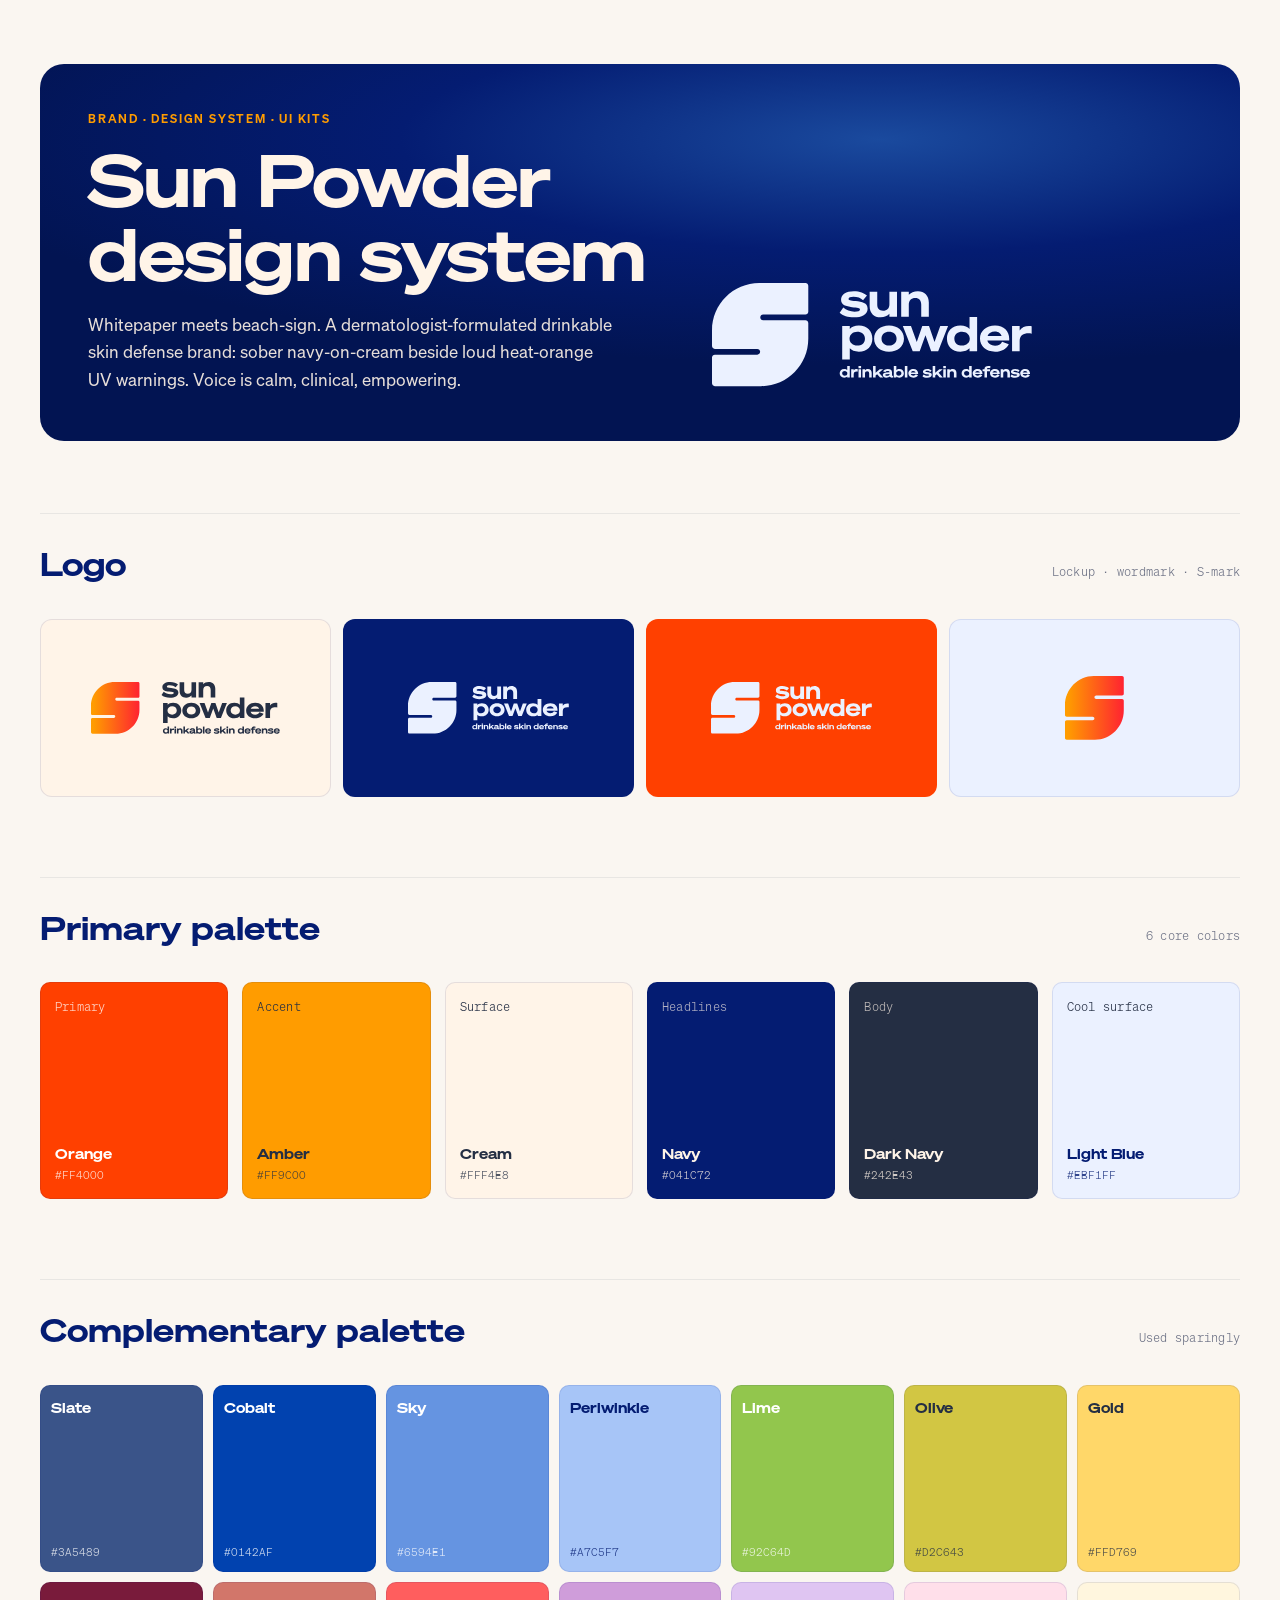
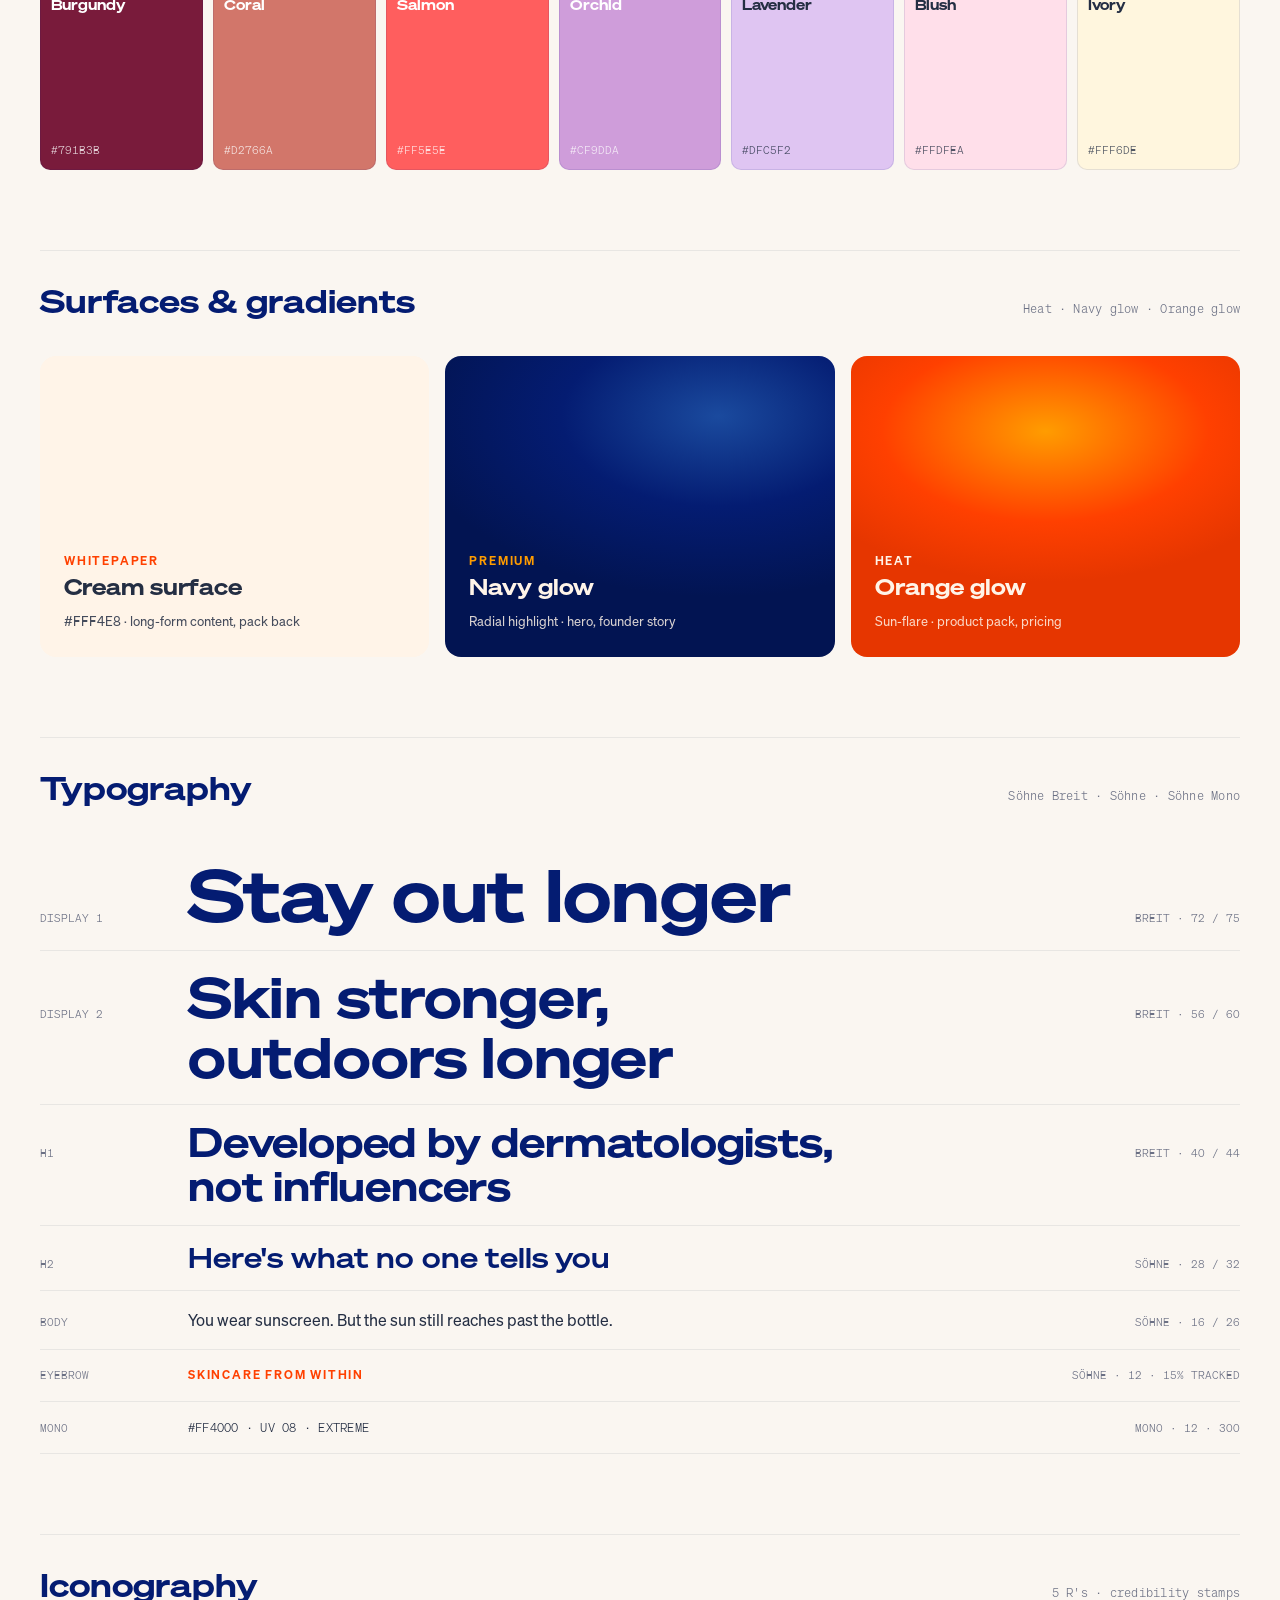
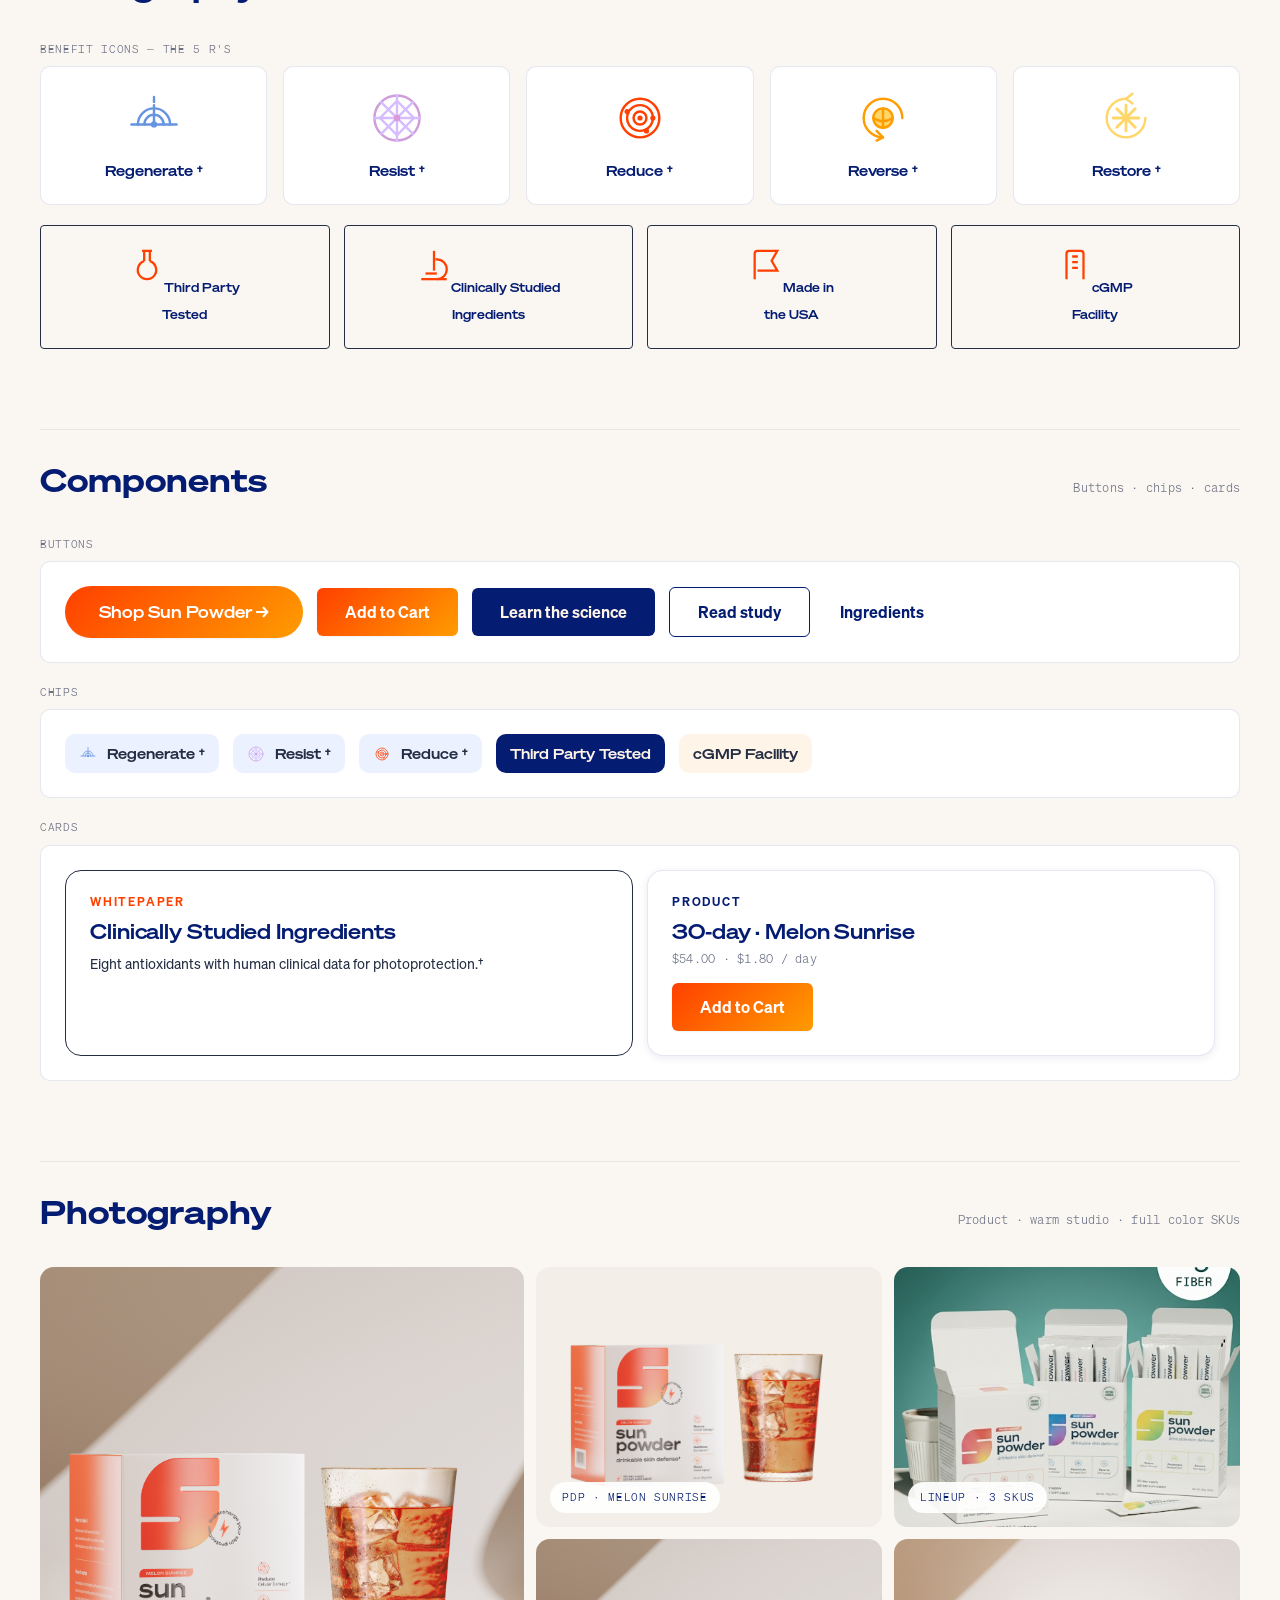
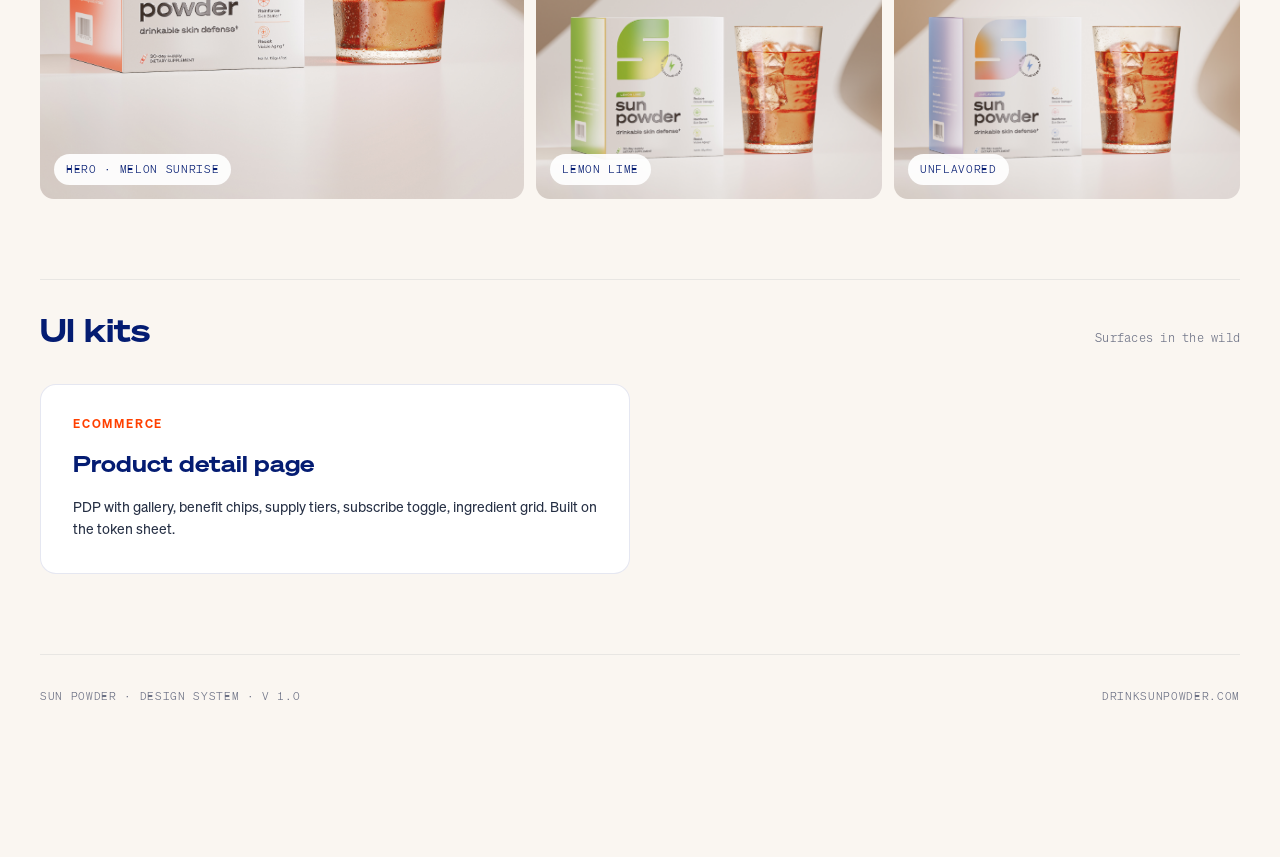
<file: design-system/index.html>
<!DOCTYPE html>
<html lang="en">
<head>
<meta charset="UTF-8">
<title>Sun Powder — Design System</title>
<meta name="viewport" content="width=1440">
<link rel="stylesheet" href="colors_and_type.css">
<style>
  body { margin: 0; background: var(--sp-bg-warm); }
  .page { max-width: 1200px; margin: 0 auto; padding: 64px 32px 120px; }
  .hero { display:grid; grid-template-columns: 1.2fr 1fr; gap: 48px; align-items: end; padding: 48px; border-radius: 24px; background: var(--sp-grad-navy-glow); color: var(--sp-cream); margin-bottom: 72px; }
  .hero h1 { font-family: var(--sp-font-display); font-weight: 700; font-size: 72px; line-height: 1.02; margin: 18px 0 20px; color: var(--sp-cream); letter-spacing:-.015em; }
  .hero p { font-size: 17px; line-height: 1.6; max-width: 48ch; opacity: 0.9; margin: 0; }
  .hero__wm { font-family: var(--sp-font-display); font-weight: 700; font-size: 48px; color: var(--sp-amber); }
  .hero__tag { font-family: var(--sp-font-display); font-size: 14px; letter-spacing:.08em; text-transform: uppercase; opacity: 0.7; }
  section { margin-bottom: 80px; }
  .sec-head { display:flex; align-items:baseline; justify-content:space-between; border-top: 1px solid var(--sp-divider); padding-top: 24px; margin-bottom: 28px; }
  .sec-head h2 { font-family: var(--sp-font-display); font-weight: 700; font-size: 32px; color: var(--sp-navy); margin: 0; }
  .sec-head .sp-mono { color: var(--sp-muted); }
  .sw-grid { display:grid; grid-template-columns: repeat(6,1fr); gap: 14px; }
  .sw { aspect-ratio: 0.85; border-radius: 10px; padding: 14px; display:flex; flex-direction:column; justify-content:space-between; border: 1px solid var(--sp-border); }
  .sw .nm { font-family: var(--sp-font-display); font-weight: 700; font-size: 14px; }
  .sw .hex { font-family: var(--sp-font-mono); font-size: 11px; opacity: 0.8; }
  .comp-grid { display:grid; grid-template-columns: repeat(7,1fr); gap: 10px; }
  .comp-grid .sw { padding: 10px; }
  .type-row { display:grid; grid-template-columns: 120px 1fr 200px; gap: 28px; align-items: baseline; padding: 16px 0; border-bottom: 1px solid var(--sp-divider); }
  .type-role, .type-spec { font-family: var(--sp-font-mono); font-size: 11px; color: var(--sp-muted); text-transform: uppercase; }
  .type-spec { text-align:right; }
  .surface-grid { display:grid; grid-template-columns: repeat(3,1fr); gap: 16px; }
  .surface { aspect-ratio: 1.35; border-radius: 16px; padding: 24px; display:flex; flex-direction:column; justify-content:flex-end; }
  .surface h4 { font-family: var(--sp-font-display); font-weight: 700; font-size: 22px; margin: 0; }
  .surface p { margin: 6px 0 0; font-size: 13px; opacity: 0.85; }
  .demo-row { display:flex; flex-wrap:wrap; gap: 14px; align-items:center; padding: 24px; background: #fff; border-radius: 10px; border: 1px solid var(--sp-border); margin-bottom: 20px; }
  .demo-label { font-family: var(--sp-font-mono); font-size: 11px; color: var(--sp-muted); text-transform:uppercase; letter-spacing:.06em; margin-bottom: 8px; }
  .benefit-row { display:grid; grid-template-columns: repeat(5,1fr); gap: 16px; }
  .benefit-card { background: #fff; border: 1px solid var(--sp-border); border-radius: 10px; padding: 22px 18px; text-align: center; }
  .benefit-ico { width: 58px; height: 58px; margin: 0 auto 12px; display:block; font-size: 20px; color: #fff; }
  .benefit-lbl { font-family: var(--sp-font-display); font-weight: 600; font-size: 14px; color: var(--sp-navy); }
  .stamps-row { display:grid; grid-template-columns: repeat(4,1fr); gap: 14px; margin-top: 20px; }
  .stamp { border: 0.675px solid var(--sp-dark-navy); border-radius: 4px; padding: 22px 16px; text-align:center; }
  .stamp svg { width: 34px; height: 34px; stroke: var(--sp-orange); stroke-width: 1.6; fill: none; margin-bottom: 10px; }
  .stamp span { font-family: var(--sp-font-display); font-size: 12px; font-weight: 600; color: var(--sp-navy); line-height: 1.2; }
  .kit-grid { display:grid; grid-template-columns: 1fr 1fr; gap: 20px; }
  .kit { background: #fff; border: 1px solid var(--sp-border); border-radius: 16px; padding: 32px; display:flex; flex-direction:column; gap: 14px; text-decoration:none; color: inherit; }
  .kit:hover { box-shadow: var(--sp-shadow-md); }
  .kit h3 { font-family: var(--sp-font-display); font-weight: 700; font-size: 22px; color: var(--sp-navy); margin: 0; }
  .kit p { margin: 0; font-size: 14px; line-height: 1.6; }
  .footer { padding: 32px 0; border-top: 1px solid var(--sp-divider); display:flex; justify-content:space-between; font-family: var(--sp-font-mono); font-size: 11px; color: var(--sp-muted); text-transform:uppercase; letter-spacing:.06em; }
  .photo-grid { display:grid; grid-template-columns: 1.4fr 1fr 1fr; gap: 12px; grid-auto-rows: 260px; }
  .photo { border-radius: 14px; overflow:hidden; background:#F3EEE7; position:relative; }
  .photo img { width: 100%; height: 100%; object-fit: cover; display:block; }
  .photo--tall { grid-row: span 2; }
  .photo__cap { position:absolute; left:14px; bottom:14px; background: rgba(255,255,255,0.92); padding: 6px 12px; border-radius: 999px; font-family: var(--sp-font-mono); font-size: 11px; color: var(--sp-navy); letter-spacing:.06em; text-transform: uppercase; }
</style>
</head>
<body>
<div class="page">
  <div class="hero">
    <div>
      <div class="sp-eyebrow" style="color:var(--sp-amber)">Brand · Design System · UI kits</div>
      <h1>Sun Powder design system</h1>
      <p>Whitepaper meets beach-sign. A dermatologist-formulated drinkable skin defense brand: sober navy-on-cream beside loud heat-orange UV warnings. Voice is calm, clinical, empowering.</p>
    </div>
    <div>
      <img src="assets/logo/logo-full-white.svg" alt="Sun Powder" style="width:320px;max-width:100%;display:block;margin-bottom:6px">
    </div>
  </div>

  <section>
    <div class="sec-head"><h2>Logo</h2><span class="sp-mono">Lockup · wordmark · S-mark</span></div>
    <div style="display:grid;grid-template-columns:repeat(4,1fr);gap:12px">
      <div style="background:var(--sp-cream);border-radius:12px;padding:28px;display:flex;align-items:center;justify-content:center;min-height:120px;border:1px solid var(--sp-border)"><img src="assets/logo/logo-full-navy.svg" alt="" style="max-height:52px;max-width:100%"></div>
      <div style="background:var(--sp-navy);border-radius:12px;padding:28px;display:flex;align-items:center;justify-content:center;min-height:120px"><img src="assets/logo/logo-full-white.svg" alt="" style="max-height:52px;max-width:100%"></div>
      <div style="background:var(--sp-orange);border-radius:12px;padding:28px;display:flex;align-items:center;justify-content:center;min-height:120px"><img src="assets/logo/logo-full-white.svg" alt="" style="max-height:52px;max-width:100%"></div>
      <div style="background:var(--sp-light-blue);border-radius:12px;padding:28px;display:flex;align-items:center;justify-content:center;min-height:120px;border:1px solid var(--sp-border)"><img src="assets/logo/logo-smark.svg" alt="" style="max-height:64px"></div>
    </div>
  </section>

  <section>
    <div class="sec-head"><h2>Primary palette</h2><span class="sp-mono">6 core colors</span></div>
    <div class="sw-grid">
      <div class="sw" style="background:#FF4000;color:#fff"><div class="sp-mono" style="color:rgba(255,255,255,.8)">Primary</div><div><div class="nm">Orange</div><div class="hex">#FF4000</div></div></div>
      <div class="sw" style="background:#FF9C00;color:#242E43"><div class="sp-mono">Accent</div><div><div class="nm">Amber</div><div class="hex">#FF9C00</div></div></div>
      <div class="sw" style="background:#FFF4E8;color:#242E43"><div class="sp-mono">Surface</div><div><div class="nm">Cream</div><div class="hex">#FFF4E8</div></div></div>
      <div class="sw" style="background:#041C72;color:#FFF4E8"><div class="sp-mono" style="color:rgba(255,244,232,.7)">Headlines</div><div><div class="nm">Navy</div><div class="hex">#041C72</div></div></div>
      <div class="sw" style="background:#242E43;color:#FFF4E8"><div class="sp-mono" style="color:rgba(255,244,232,.7)">Body</div><div><div class="nm">Dark Navy</div><div class="hex">#242E43</div></div></div>
      <div class="sw" style="background:#EBF1FF;color:#041C72"><div class="sp-mono">Cool surface</div><div><div class="nm">Light Blue</div><div class="hex">#EBF1FF</div></div></div>
    </div>
  </section>

  <section>
    <div class="sec-head"><h2>Complementary palette</h2><span class="sp-mono">Used sparingly</span></div>
    <div class="comp-grid">
      <div class="sw" style="background:#3A5489;color:#fff"><div class="nm">Slate</div><div class="hex">#3A5489</div></div>
      <div class="sw" style="background:#0142AF;color:#fff"><div class="nm">Cobalt</div><div class="hex">#0142AF</div></div>
      <div class="sw" style="background:#6594E1;color:#fff"><div class="nm">Sky</div><div class="hex">#6594E1</div></div>
      <div class="sw" style="background:#A7C5F7;color:#041C72"><div class="nm">Periwinkle</div><div class="hex">#A7C5F7</div></div>
      <div class="sw" style="background:#92C64D;color:#fff"><div class="nm">Lime</div><div class="hex">#92C64D</div></div>
      <div class="sw" style="background:#D2C643;color:#242E43"><div class="nm">Olive</div><div class="hex">#D2C643</div></div>
      <div class="sw" style="background:#FFD769;color:#242E43"><div class="nm">Gold</div><div class="hex">#FFD769</div></div>
      <div class="sw" style="background:#791B3B;color:#fff"><div class="nm">Burgundy</div><div class="hex">#791B3B</div></div>
      <div class="sw" style="background:#D2766A;color:#fff"><div class="nm">Coral</div><div class="hex">#D2766A</div></div>
      <div class="sw" style="background:#FF5E5E;color:#fff"><div class="nm">Salmon</div><div class="hex">#FF5E5E</div></div>
      <div class="sw" style="background:#CF9DDA;color:#fff"><div class="nm">Orchid</div><div class="hex">#CF9DDA</div></div>
      <div class="sw" style="background:#DFC5F2;color:#242E43"><div class="nm">Lavender</div><div class="hex">#DFC5F2</div></div>
      <div class="sw" style="background:#FFDFEA;color:#242E43"><div class="nm">Blush</div><div class="hex">#FFDFEA</div></div>
      <div class="sw" style="background:#FFF6DE;color:#242E43"><div class="nm">Ivory</div><div class="hex">#FFF6DE</div></div>
    </div>
  </section>

  <section>
    <div class="sec-head"><h2>Surfaces &amp; gradients</h2><span class="sp-mono">Heat · Navy glow · Orange glow</span></div>
    <div class="surface-grid">
      <div class="surface sp-surface-cream" style="color:var(--sp-dark-navy)"><div class="sp-eyebrow">Whitepaper</div><h4>Cream surface</h4><p>#FFF4E8 · long-form content, pack back</p></div>
      <div class="surface sp-surface-navy"><div class="sp-eyebrow" style="color:var(--sp-amber)">Premium</div><h4>Navy glow</h4><p>Radial highlight · hero, founder story</p></div>
      <div class="surface sp-surface-orange"><div class="sp-eyebrow" style="color:var(--sp-cream)">Heat</div><h4>Orange glow</h4><p>Sun-flare · product pack, pricing</p></div>
    </div>
  </section>

  <section>
    <div class="sec-head"><h2>Typography</h2><span class="sp-mono">Söhne Breit · Söhne · Söhne Mono</span></div>
    <div class="type-row"><div class="type-role">Display 1</div><div class="sp-display-1">Stay out longer</div><div class="type-spec">Breit · 72 / 75</div></div>
    <div class="type-row"><div class="type-role">Display 2</div><div class="sp-display-2">Skin stronger, outdoors longer</div><div class="type-spec">Breit · 56 / 60</div></div>
    <div class="type-row"><div class="type-role">H1</div><div class="sp-h1">Developed by dermatologists, not influencers</div><div class="type-spec">Breit · 40 / 44</div></div>
    <div class="type-row"><div class="type-role">H2</div><div class="sp-h2">Here's what no one tells you</div><div class="type-spec">Söhne · 28 / 32</div></div>
    <div class="type-row"><div class="type-role">Body</div><div class="sp-body" style="margin:0">You wear sunscreen. But the sun still reaches past the bottle.</div><div class="type-spec">Söhne · 16 / 26</div></div>
    <div class="type-row"><div class="type-role">Eyebrow</div><div class="sp-eyebrow">Skincare from within</div><div class="type-spec">Söhne · 12 · 15% tracked</div></div>
    <div class="type-row"><div class="type-role">Mono</div><div class="sp-mono">#FF4000 · UV 08 · EXTREME</div><div class="type-spec">Mono · 12 · 300</div></div>
  </section>

  <section>
    <div class="sec-head"><h2>Iconography</h2><span class="sp-mono">5 R's · credibility stamps</span></div>
    <div class="demo-label">Benefit icons — the 5 R's</div>
    <div class="benefit-row">
      <div class="benefit-card"><img class="benefit-ico" src="assets/icons/regenerate.svg" alt=""><div class="benefit-lbl">Regenerate †</div></div>
      <div class="benefit-card"><img class="benefit-ico" src="assets/icons/resist.svg" alt=""><div class="benefit-lbl">Resist †</div></div>
      <div class="benefit-card"><img class="benefit-ico" src="assets/icons/reduce.svg" alt=""><div class="benefit-lbl">Reduce †</div></div>
      <div class="benefit-card"><img class="benefit-ico" src="assets/icons/reverse.svg" alt=""><div class="benefit-lbl">Reverse †</div></div>
      <div class="benefit-card"><img class="benefit-ico" src="assets/icons/restore.svg" alt=""><div class="benefit-lbl">Restore †</div></div>
    </div>
    <div class="stamps-row">
      <div class="stamp"><svg viewBox="0 0 24 24"><path d="M10 2v7.31"/><path d="M14 9.3V1.99"/><path d="M8.5 2h7"/><path d="M14 9.3a6.5 6.5 0 1 1-4 0"/></svg><span>Third Party<br>Tested</span></div>
      <div class="stamp"><svg viewBox="0 0 24 24"><path d="M6 18h8"/><path d="M3 22h18"/><path d="M14 22a7 7 0 1 0 0-14h-1"/><path d="M12 2v14"/></svg><span>Clinically Studied<br>Ingredients</span></div>
      <div class="stamp"><svg viewBox="0 0 24 24"><path d="M4 22V4a2 2 0 0 1 2-2h14l-4 7 4 7H6"/></svg><span>Made in<br>the USA</span></div>
      <div class="stamp"><svg viewBox="0 0 24 24"><path d="M6 22V4a2 2 0 0 1 2-2h8a2 2 0 0 1 2 2v18"/><path d="M10 6h4M10 10h4M10 14h4"/></svg><span>cGMP<br>Facility</span></div>
    </div>
  </section>

  <section>
    <div class="sec-head"><h2>Components</h2><span class="sp-mono">Buttons · chips · cards</span></div>
    <div class="demo-label">Buttons</div>
    <div class="demo-row">
      <button class="sp-btn sp-btn--primary sp-btn--pill">Shop Sun Powder →</button>
      <button class="sp-btn sp-btn--primary">Add to Cart</button>
      <button class="sp-btn sp-btn--solid-navy">Learn the science</button>
      <button class="sp-btn sp-btn--outline">Read study</button>
      <button class="sp-btn sp-btn--ghost">Ingredients</button>
    </div>
    <div class="demo-label">Chips</div>
    <div class="demo-row">
      <span class="sp-chip"><img src="assets/icons/regenerate.svg" alt="" style="width:18px;height:18px">Regenerate †</span>
      <span class="sp-chip"><img src="assets/icons/resist.svg" alt="" style="width:18px;height:18px">Resist †</span>
      <span class="sp-chip"><img src="assets/icons/reduce.svg" alt="" style="width:18px;height:18px">Reduce †</span>
      <span class="sp-chip sp-chip--navy">Third Party Tested</span>
      <span class="sp-chip sp-chip--cream">cGMP Facility</span>
    </div>
    <div class="demo-label">Cards</div>
    <div class="demo-row" style="align-items:stretch">
      <div class="sp-card" style="flex:1;border-radius:16px">
        <div class="sp-eyebrow" style="margin-bottom:10px">Whitepaper</div>
        <h3 class="sp-h3" style="margin:0 0 8px">Clinically Studied Ingredients</h3>
        <p class="sp-body" style="margin:0;font-size:14px">Eight antioxidants with human clinical data for photoprotection.†</p>
      </div>
      <div class="sp-card sp-card--soft" style="flex:1;border-radius:16px">
        <div class="sp-eyebrow" style="color:var(--sp-navy);margin-bottom:10px">Product</div>
        <h3 class="sp-h3" style="margin:0 0 4px">30-day · Melon Sunrise</h3>
        <p class="sp-mono" style="margin:0 0 14px;color:var(--sp-muted)">$54.00 · $1.80 / day</p>
        <button class="sp-btn sp-btn--primary">Add to Cart</button>
      </div>
    </div>
  </section>

  <section>
    <div class="sec-head"><h2>Photography</h2><span class="sp-mono">Product · warm studio · full color SKUs</span></div>
    <div class="photo-grid">
      <div class="photo photo--tall"><img src="assets/product/melon-sunrise-box-drink.png" alt="Melon Sunrise box with iced drink"><div class="photo__cap">Hero · Melon Sunrise</div></div>
      <div class="photo"><img src="assets/product/melon-sunrise-box.png" alt="Melon Sunrise box closeup"><div class="photo__cap">PDP · Melon Sunrise</div></div>
      <div class="photo"><img src="assets/product/lineup-3sku.png" alt="Three SKU lineup with boxes and sticks"><div class="photo__cap">Lineup · 3 SKUs</div></div>
      <div class="photo"><img src="assets/product/lemon-lime-box-drink.png" alt="Lemon Lime box with drink"><div class="photo__cap">Lemon Lime</div></div>
      <div class="photo"><img src="assets/product/unflavored-box-drink.png" alt="Unflavored box with drink"><div class="photo__cap">Unflavored</div></div>
    </div>
  </section>

  <section>
    <div class="sec-head"><h2>UI kits</h2><span class="sp-mono">Surfaces in the wild</span></div>
    <div class="kit-grid">
      <a class="kit" href="ui_kits/ecommerce/pdp.html">
        <div class="sp-eyebrow">Ecommerce</div>
        <h3>Product detail page</h3>
        <p>PDP with gallery, benefit chips, supply tiers, subscribe toggle, ingredient grid. Built on the token sheet.</p>
      </a>
    </div>
  </section>

  <div class="footer">
    <span>Sun Powder · Design System · v 1.0</span>
    <span>drinksunpowder.com</span>
  </div>
</div>
</body>
</html>
</file>
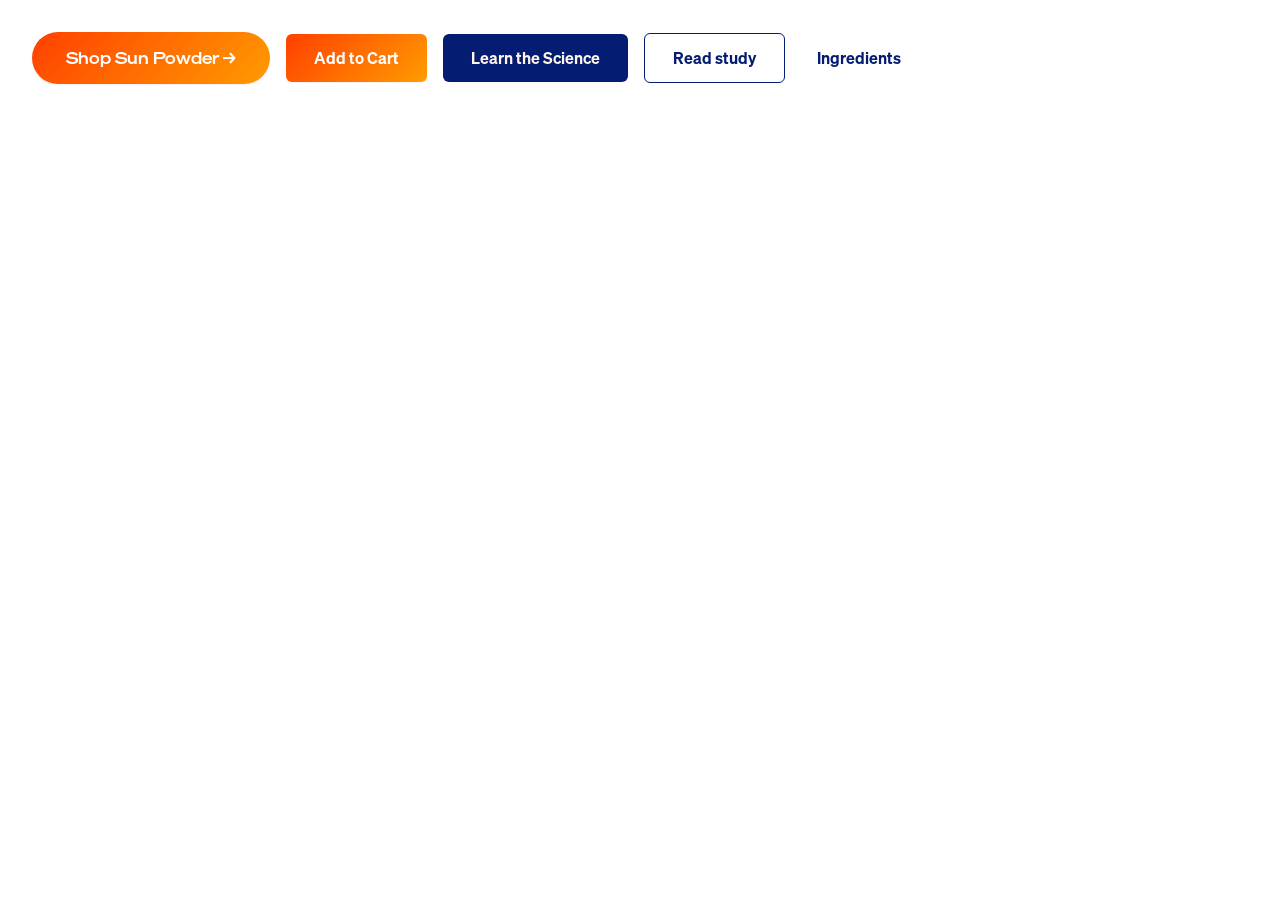
<file: design-system/preview/buttons.html>
<!DOCTYPE html><html><head><meta charset="UTF-8"><link rel="stylesheet" href="../colors_and_type.css"><style>body{margin:0;padding:32px;background:#fff;display:flex;flex-wrap:wrap;gap:16px;align-items:center}</style></head><body>
<button class="sp-btn sp-btn--primary sp-btn--pill">Shop Sun Powder →</button>
<button class="sp-btn sp-btn--primary">Add to Cart</button>
<button class="sp-btn sp-btn--solid-navy">Learn the Science</button>
<button class="sp-btn sp-btn--outline">Read study</button>
<button class="sp-btn sp-btn--ghost">Ingredients</button>
</body></html>
</file>
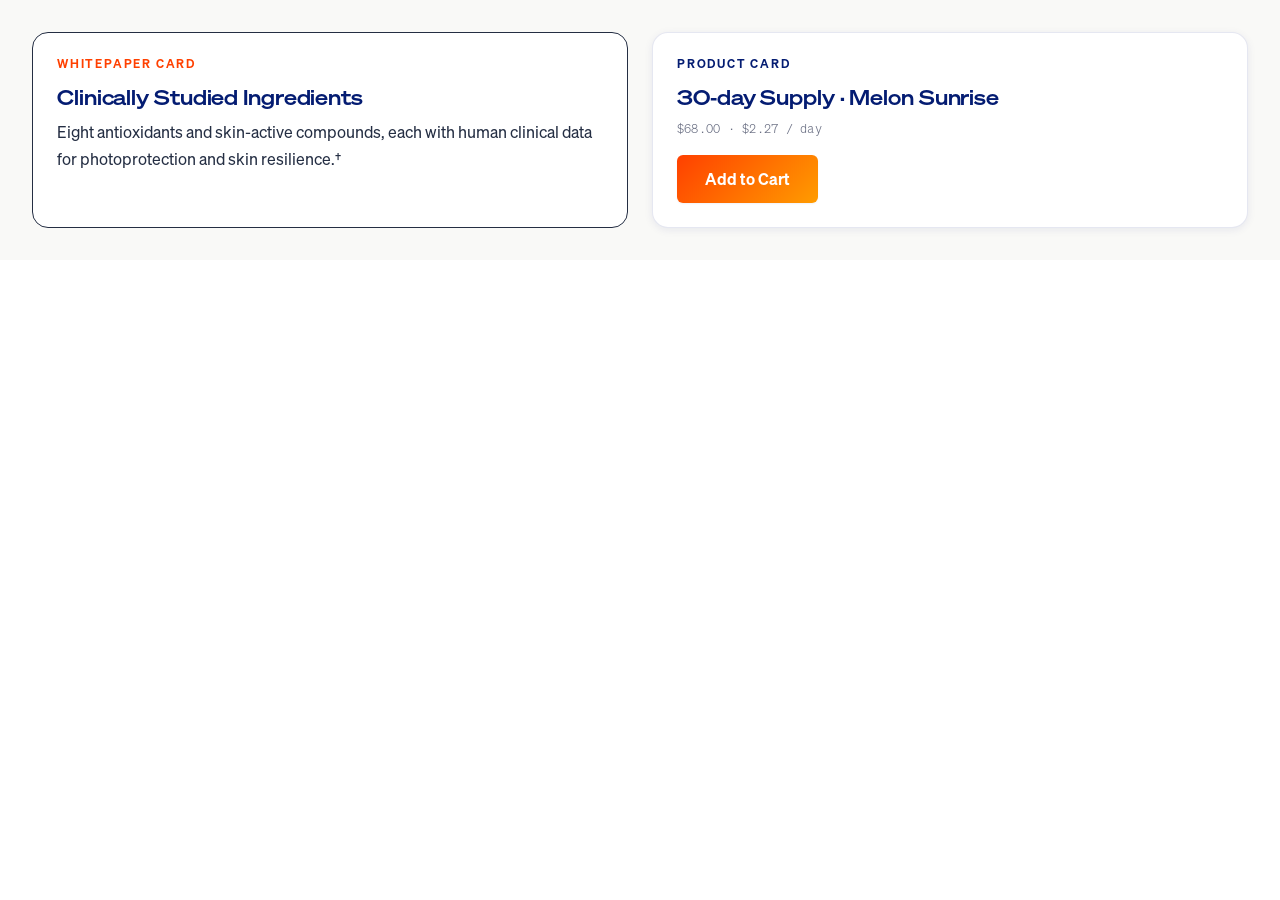
<file: design-system/preview/cards.html>
<!DOCTYPE html><html><head><meta charset="UTF-8"><link rel="stylesheet" href="../colors_and_type.css"><style>body{margin:0;padding:32px;background:#F9F9F7;display:grid;grid-template-columns:1fr 1fr;gap:24px}</style></head><body>
<div class="sp-card" style="border-radius:16px">
<div class="sp-eyebrow" style="margin-bottom:14px">Whitepaper card</div>
<h3 class="sp-h3" style="margin:0 0 8px">Clinically Studied Ingredients</h3>
<p class="sp-body" style="margin:0">Eight antioxidants and skin-active compounds, each with human clinical data for photoprotection and skin resilience.†</p>
</div>
<div class="sp-card sp-card--soft" style="border-radius:16px">
<div class="sp-eyebrow" style="color:var(--sp-navy);margin-bottom:14px">Product card</div>
<h3 class="sp-h3" style="margin:0 0 8px">30-day Supply · Melon Sunrise</h3>
<p class="sp-mono" style="margin:0 0 16px;color:var(--sp-muted)">$68.00 · $2.27 / day</p>
<button class="sp-btn sp-btn--primary">Add to Cart</button>
</div>
</body></html>
</file>
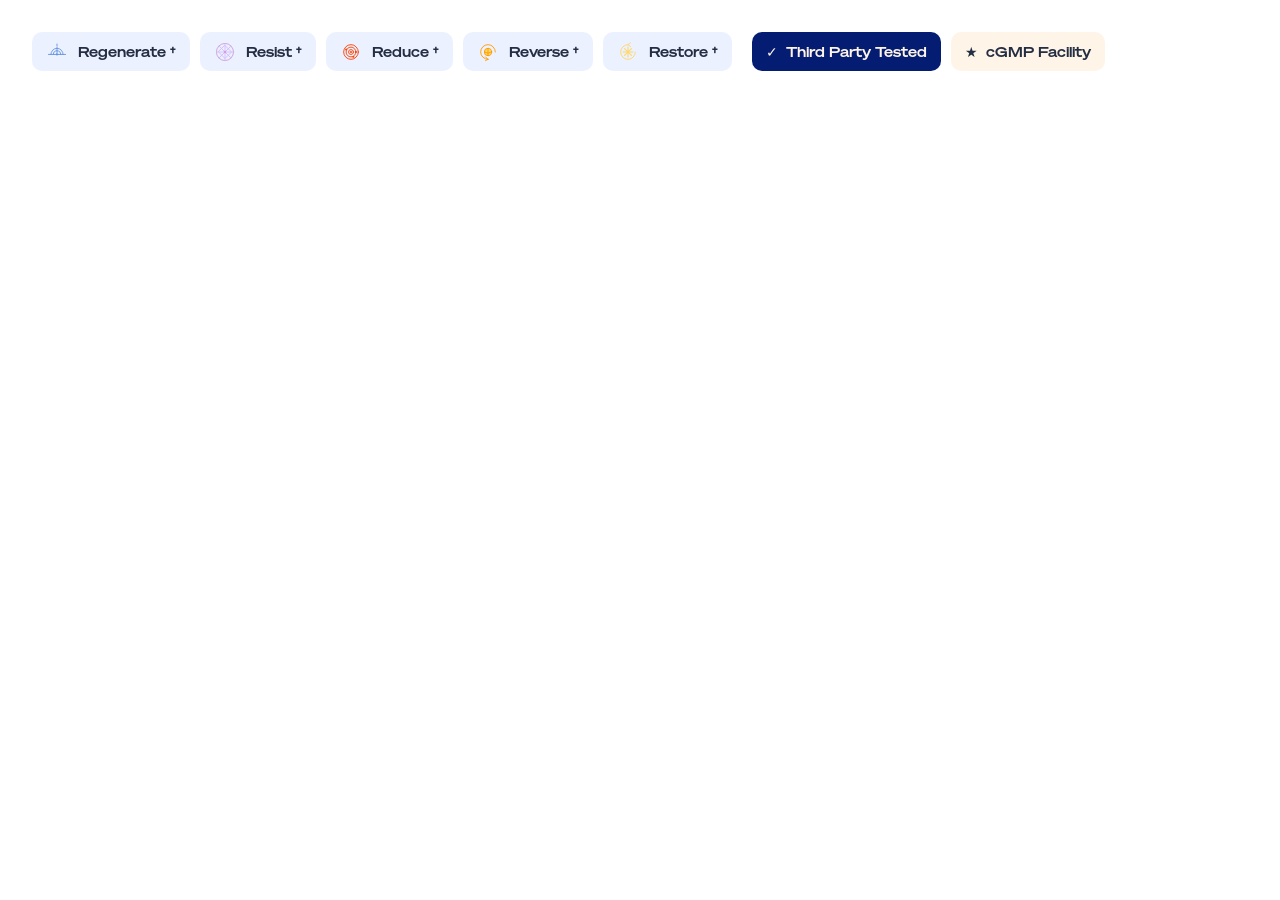
<file: design-system/preview/chips.html>
<!DOCTYPE html>
<html>
<head>
<meta charset="UTF-8">
<link rel="stylesheet" href="../colors_and_type.css">
<style>
body { margin: 0; padding: 32px; background: #fff; display: flex; flex-wrap: wrap; gap: 10px; }
.sp-chip img { width: 22px; height: 22px; }
</style>
</head>
<body>

<span class="sp-chip"><img src="../assets/icons/regenerate.svg" alt="">Regenerate †</span>
<span class="sp-chip"><img src="../assets/icons/resist.svg" alt="">Resist †</span>
<span class="sp-chip"><img src="../assets/icons/reduce.svg" alt="">Reduce †</span>
<span class="sp-chip"><img src="../assets/icons/reverse.svg" alt="">Reverse †</span>
<span class="sp-chip"><img src="../assets/icons/restore.svg" alt="">Restore †</span>
<br>
<span class="sp-chip sp-chip--navy">✓&nbsp; Third Party Tested</span>
<span class="sp-chip sp-chip--cream">★&nbsp; cGMP Facility</span>

</body>
</html>
</file>
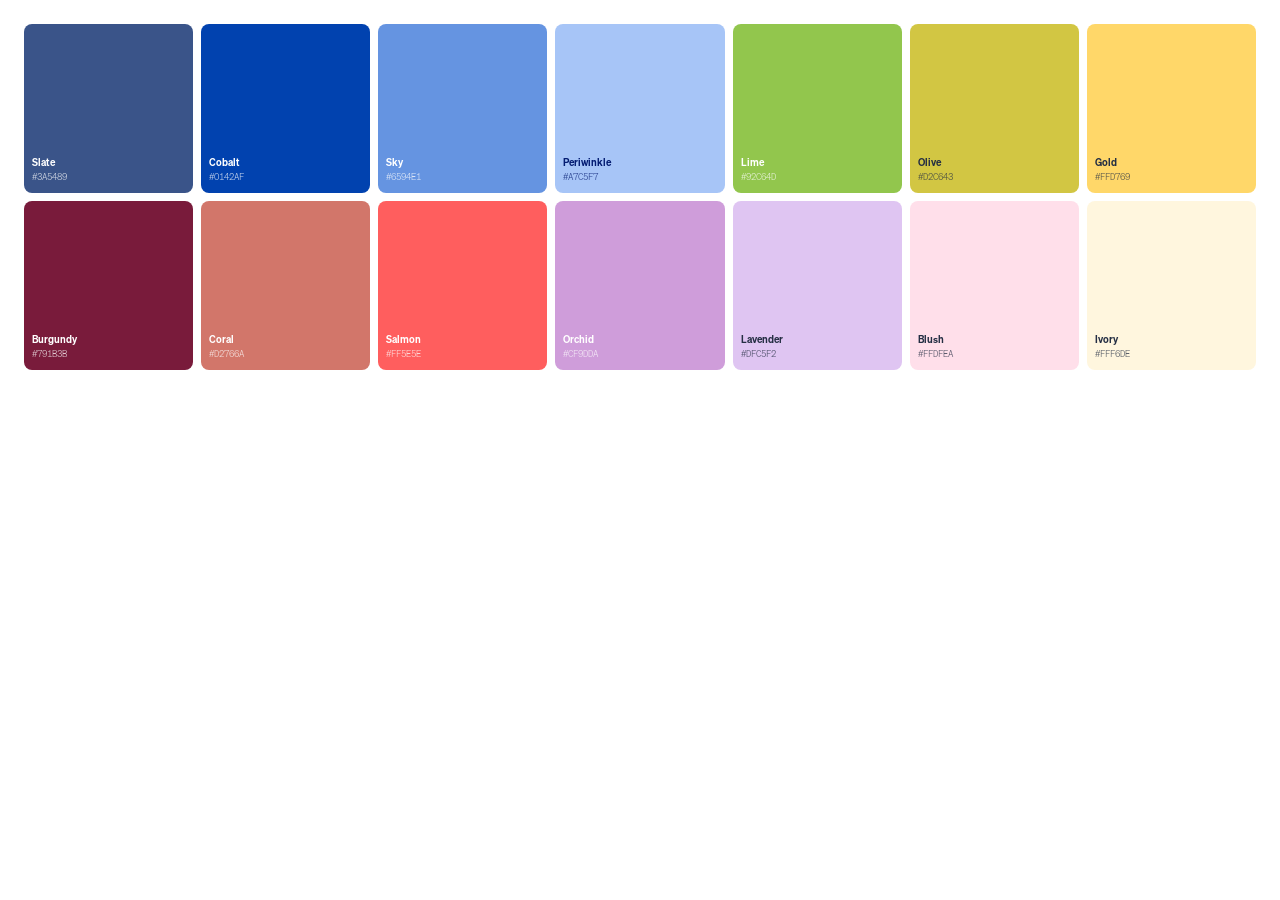
<file: design-system/preview/colors-complement.html>
<!DOCTYPE html><html><head><meta charset="UTF-8"><link rel="stylesheet" href="../colors_and_type.css"><style>body{margin:0;padding:24px;background:#fff;font-family:var(--sp-font-body)}.row{display:grid;grid-template-columns:repeat(7,1fr);gap:8px}.sw{aspect-ratio:1;border-radius:8px;display:flex;flex-direction:column;justify-content:flex-end;padding:8px}.sw b{font-size:10px;font-weight:600;display:block}.sw code{font-family:var(--sp-font-mono);font-size:9px;opacity:.75}</style></head><body>
<div class="row">
<div class="sw" style="background:#3A5489;color:#fff"><b>Slate</b><code>#3A5489</code></div>
<div class="sw" style="background:#0142AF;color:#fff"><b>Cobalt</b><code>#0142AF</code></div>
<div class="sw" style="background:#6594E1;color:#fff"><b>Sky</b><code>#6594E1</code></div>
<div class="sw" style="background:#A7C5F7;color:#041C72"><b>Periwinkle</b><code>#A7C5F7</code></div>
<div class="sw" style="background:#92C64D;color:#fff"><b>Lime</b><code>#92C64D</code></div>
<div class="sw" style="background:#D2C643;color:#242E43"><b>Olive</b><code>#D2C643</code></div>
<div class="sw" style="background:#FFD769;color:#242E43"><b>Gold</b><code>#FFD769</code></div>
<div class="sw" style="background:#791B3B;color:#fff"><b>Burgundy</b><code>#791B3B</code></div>
<div class="sw" style="background:#D2766A;color:#fff"><b>Coral</b><code>#D2766A</code></div>
<div class="sw" style="background:#FF5E5E;color:#fff"><b>Salmon</b><code>#FF5E5E</code></div>
<div class="sw" style="background:#CF9DDA;color:#fff"><b>Orchid</b><code>#CF9DDA</code></div>
<div class="sw" style="background:#DFC5F2;color:#242E43"><b>Lavender</b><code>#DFC5F2</code></div>
<div class="sw" style="background:#FFDFEA;color:#242E43"><b>Blush</b><code>#FFDFEA</code></div>
<div class="sw" style="background:#FFF6DE;color:#242E43"><b>Ivory</b><code>#FFF6DE</code></div>
</div></body></html>
</file>
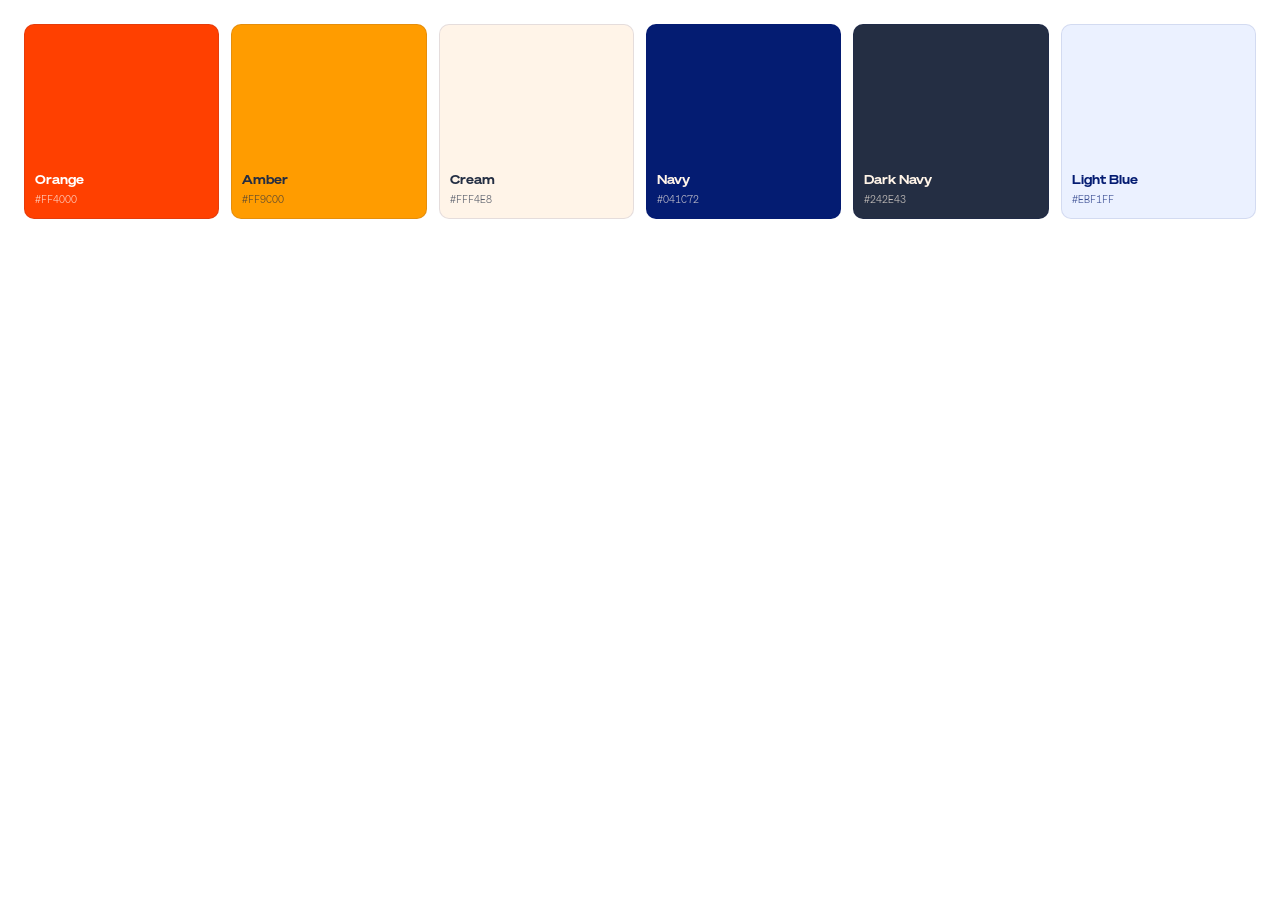
<file: design-system/preview/colors-primary.html>
<!DOCTYPE html><html><head><meta charset="UTF-8"><link rel="stylesheet" href="../colors_and_type.css"><style>body{margin:0;padding:24px;background:#fff;font-family:var(--sp-font-body)}.row{display:grid;grid-template-columns:repeat(6,1fr);gap:12px}.sw{aspect-ratio:1;border-radius:10px;display:flex;flex-direction:column;justify-content:flex-end;padding:10px;border:1px solid var(--sp-border)}.sw b{font-family:var(--sp-font-display);font-size:12px;font-weight:700;display:block;margin-bottom:2px}.sw code{font-family:var(--sp-font-mono);font-size:10px;opacity:.75}</style></head><body>
<div class="row">
<div class="sw" style="background:#FF4000;color:#fff"><b>Orange</b><code>#FF4000</code></div>
<div class="sw" style="background:#FF9C00;color:#242E43"><b>Amber</b><code>#FF9C00</code></div>
<div class="sw" style="background:#FFF4E8;color:#242E43"><b>Cream</b><code>#FFF4E8</code></div>
<div class="sw" style="background:#041C72;color:#FFF4E8"><b>Navy</b><code>#041C72</code></div>
<div class="sw" style="background:#242E43;color:#FFF4E8"><b>Dark Navy</b><code>#242E43</code></div>
<div class="sw" style="background:#EBF1FF;color:#041C72"><b>Light Blue</b><code>#EBF1FF</code></div>
</div></body></html>
</file>
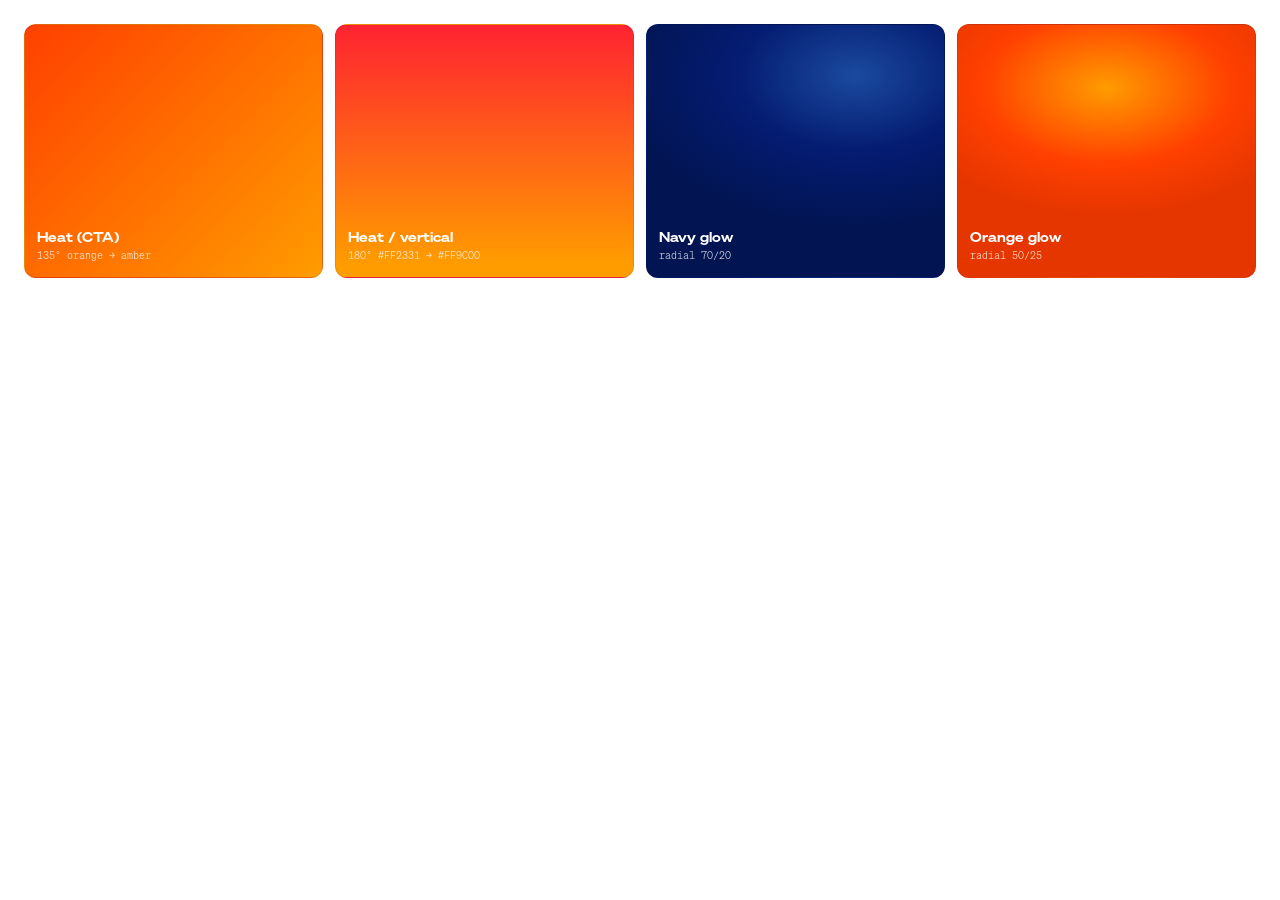
<file: design-system/preview/gradients.html>
<!DOCTYPE html><html><head><meta charset="UTF-8"><link rel="stylesheet" href="../colors_and_type.css"><style>body{margin:0;padding:24px;background:#fff;font-family:var(--sp-font-body)}.row{display:grid;grid-template-columns:repeat(4,1fr);gap:12px}.g{aspect-ratio:1.2;border-radius:12px;display:flex;flex-direction:column;justify-content:flex-end;padding:12px;color:#fff;border:1px solid var(--sp-border)}.g b{font-family:var(--sp-font-display);font-size:13px;font-weight:700;display:block}.g code{font-family:var(--sp-font-mono);font-size:10px;opacity:.85}</style></head><body>
<div class="row">
<div class="g" style="background:var(--sp-grad-heat)"><b>Heat (CTA)</b><code>135° orange → amber</code></div>
<div class="g" style="background:var(--sp-grad-heat-vert)"><b>Heat / vertical</b><code>180° #FF2331 → #FF9C00</code></div>
<div class="g" style="background:var(--sp-grad-navy-glow)"><b>Navy glow</b><code>radial 70/20</code></div>
<div class="g" style="background:var(--sp-grad-orange-glow)"><b>Orange glow</b><code>radial 50/25</code></div>
</div></body></html>
</file>
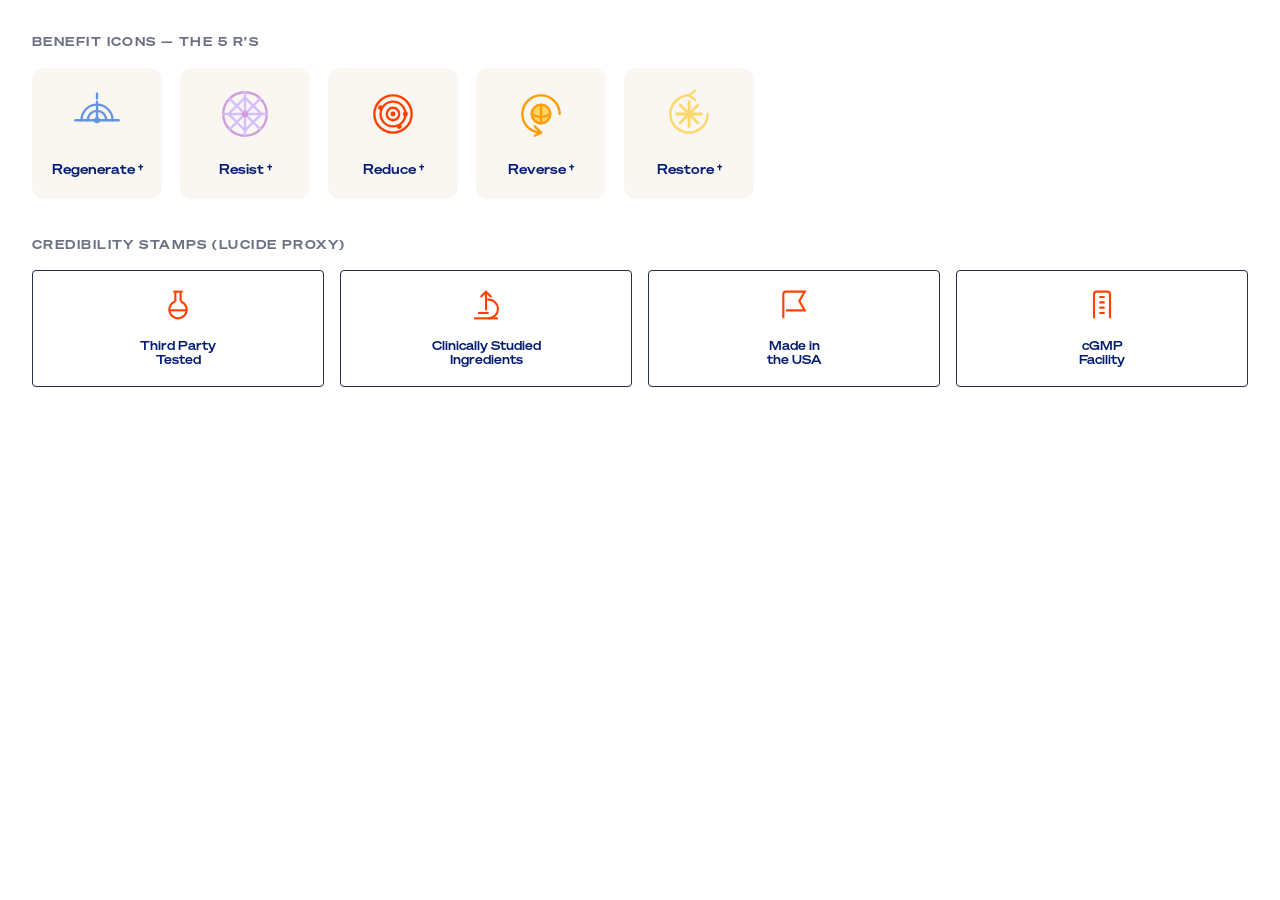
<file: design-system/preview/iconography.html>
<!DOCTYPE html>
<html>
<head>
<meta charset="UTF-8">
<link rel="stylesheet" href="../colors_and_type.css">
<style>
body { margin:0; padding:32px; background:#fff; font-family: var(--sp-font-body); }
h4 { font-family: var(--sp-font-display); font-size:12px; text-transform:uppercase; letter-spacing:.12em; color: var(--sp-muted); margin:0 0 16px; }
.grp { margin-bottom: 36px; }
.benefit { display:flex; gap: 18px; flex-wrap:wrap; }
.benefit .b { text-align:center; width: 110px; background: var(--sp-bg-warm); border-radius: 12px; padding: 18px 10px; }
.benefit .ico { width:56px; height:56px; margin: 0 auto 10px; }
.benefit .lbl { font-family: var(--sp-font-display); font-weight:600; font-size:13px; color: var(--sp-navy); }
.stamps { display:grid; grid-template-columns: repeat(4, 1fr); gap: 16px; }
.stamps .s { border: 1px solid var(--sp-dark-navy); border-width: .675px; padding: 18px 14px; text-align:center; border-radius: 4px; }
.stamps svg { width: 32px; height: 32px; stroke: var(--sp-orange); stroke-width: 1.6; fill: none; margin-bottom: 10px; }
.stamps .lbl { font-family: var(--sp-font-display); font-size: 12px; font-weight:600; color: var(--sp-navy); line-height: 1.2; }
</style>
</head>
<body>

<div class="grp">
  <h4>Benefit icons — the 5 R's</h4>
  <div class="benefit">
    <div class="b"><img class="ico" src="../assets/icons/regenerate.svg" alt=""><div class="lbl">Regenerate †</div></div>
    <div class="b"><img class="ico" src="../assets/icons/resist.svg" alt=""><div class="lbl">Resist †</div></div>
    <div class="b"><img class="ico" src="../assets/icons/reduce.svg" alt=""><div class="lbl">Reduce †</div></div>
    <div class="b"><img class="ico" src="../assets/icons/reverse.svg" alt=""><div class="lbl">Reverse †</div></div>
    <div class="b"><img class="ico" src="../assets/icons/restore.svg" alt=""><div class="lbl">Restore †</div></div>
  </div>
</div>

<div class="grp">
  <h4>Credibility stamps (Lucide proxy)</h4>
  <div class="stamps">
    <div class="s"><svg viewBox="0 0 24 24"><path d="M10 2v7.31"/><path d="M14 9.3V1.99"/><path d="M8.5 2h7"/><path d="M14 9.3a6.5 6.5 0 1 1-4 0"/><path d="M5.52 16h12.96"/></svg><div class="lbl">Third Party<br>Tested</div></div>
    <div class="s"><svg viewBox="0 0 24 24"><path d="M6 18h8"/><path d="M3 22h18"/><path d="M14 22a7 7 0 1 0 0-14h-1"/><path d="M8 6l4-4 4 4"/><path d="M12 2v14"/></svg><div class="lbl">Clinically Studied<br>Ingredients</div></div>
    <div class="s"><svg viewBox="0 0 24 24"><path d="M4 22V4a2 2 0 0 1 2-2h14l-4 7 4 7H6"/></svg><div class="lbl">Made in<br>the USA</div></div>
    <div class="s"><svg viewBox="0 0 24 24"><path d="M6 22V4a2 2 0 0 1 2-2h8a2 2 0 0 1 2 2v18"/><path d="M10 6h4M10 10h4M10 14h4M10 18h4"/></svg><div class="lbl">cGMP<br>Facility</div></div>
  </div>
</div>

</body>
</html>
</file>
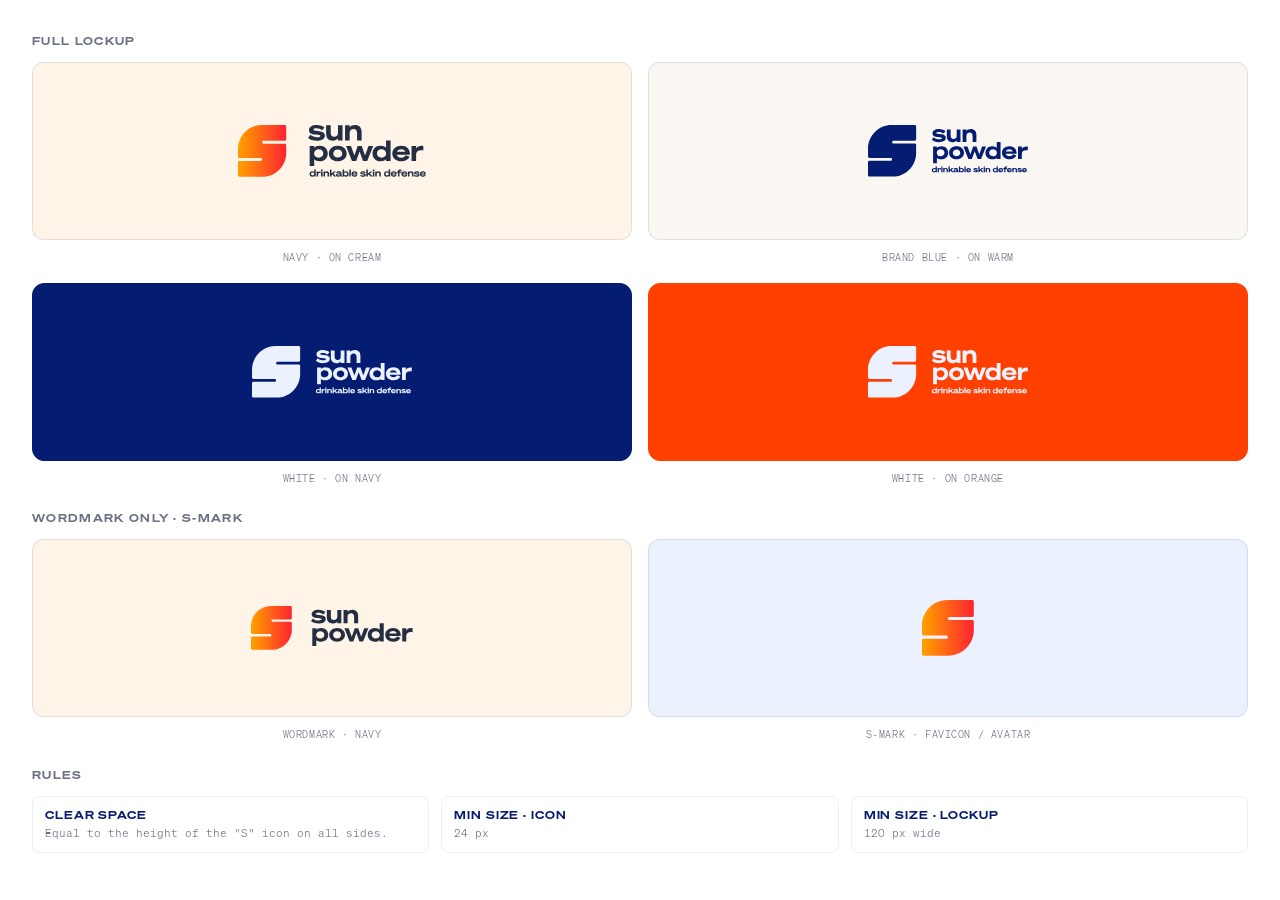
<file: design-system/preview/logo.html>
<!DOCTYPE html>
<html>
<head>
<meta charset="UTF-8">
<link rel="stylesheet" href="../colors_and_type.css">
<style>
body{margin:0;padding:32px;background:#fff;font-family:var(--sp-font-body)}
h4{font-family:var(--sp-font-display);font-size:11px;text-transform:uppercase;letter-spacing:.12em;color:var(--sp-muted);margin:0 0 12px}
.row{display:grid;grid-template-columns:repeat(2,1fr);gap:16px;margin-bottom:22px}
.tile{border-radius:12px;padding:28px;display:flex;align-items:center;justify-content:center;min-height:120px;border:1px solid var(--sp-border)}
.tile--cream{background:var(--sp-cream)}
.tile--warm{background:var(--sp-bg-warm)}
.tile--navy{background:var(--sp-navy);border-color:var(--sp-navy)}
.tile--orange{background:var(--sp-orange);border-color:var(--sp-orange)}
.tile--blue{background:var(--sp-light-blue)}
.tile img{max-width:100%;max-height:52px;display:block}
.lbl{font-family:var(--sp-font-mono);font-size:10px;color:var(--sp-muted);text-transform:uppercase;letter-spacing:.06em;text-align:center;margin-top:6px}
.cell{display:flex;flex-direction:column;gap:4px}
.rules{display:grid;grid-template-columns:repeat(3,1fr);gap:12px;font-family:var(--sp-font-mono);font-size:11px;color:var(--sp-muted)}
.rules .r{border:1px solid var(--sp-divider);border-radius:8px;padding:10px 12px;line-height:1.5}
.rules strong{display:block;color:var(--sp-navy);font-family:var(--sp-font-display);font-size:11px;text-transform:uppercase;letter-spacing:.08em;margin-bottom:2px}
</style>
</head>
<body>
<h4>Full lockup</h4>
<div class="row">
  <div class="cell"><div class="tile tile--cream"><img src="../assets/logo/logo-full-navy.svg" alt=""></div><div class="lbl">Navy · on cream</div></div>
  <div class="cell"><div class="tile tile--warm"><img src="../assets/logo/logo-full-blue.svg" alt=""></div><div class="lbl">Brand blue · on warm</div></div>
  <div class="cell"><div class="tile tile--navy"><img src="../assets/logo/logo-full-white.svg" alt=""></div><div class="lbl">White · on navy</div></div>
  <div class="cell"><div class="tile tile--orange"><img src="../assets/logo/logo-full-white.svg" alt=""></div><div class="lbl">White · on orange</div></div>
</div>
<h4>Wordmark only · S-mark</h4>
<div class="row">
  <div class="cell"><div class="tile tile--cream"><img src="../assets/logo/logo-wordmark.svg" alt="" style="max-height:44px"></div><div class="lbl">Wordmark · navy</div></div>
  <div class="cell"><div class="tile tile--blue"><img src="../assets/logo/logo-smark.svg" alt="" style="max-height:56px"></div><div class="lbl">S-mark · favicon / avatar</div></div>
</div>
<h4>Rules</h4>
<div class="rules">
  <div class="r"><strong>Clear space</strong>Equal to the height of the "S" icon on all sides.</div>
  <div class="r"><strong>Min size · icon</strong>24 px</div>
  <div class="r"><strong>Min size · lockup</strong>120 px wide</div>
</div>
</body>
</html>
</file>
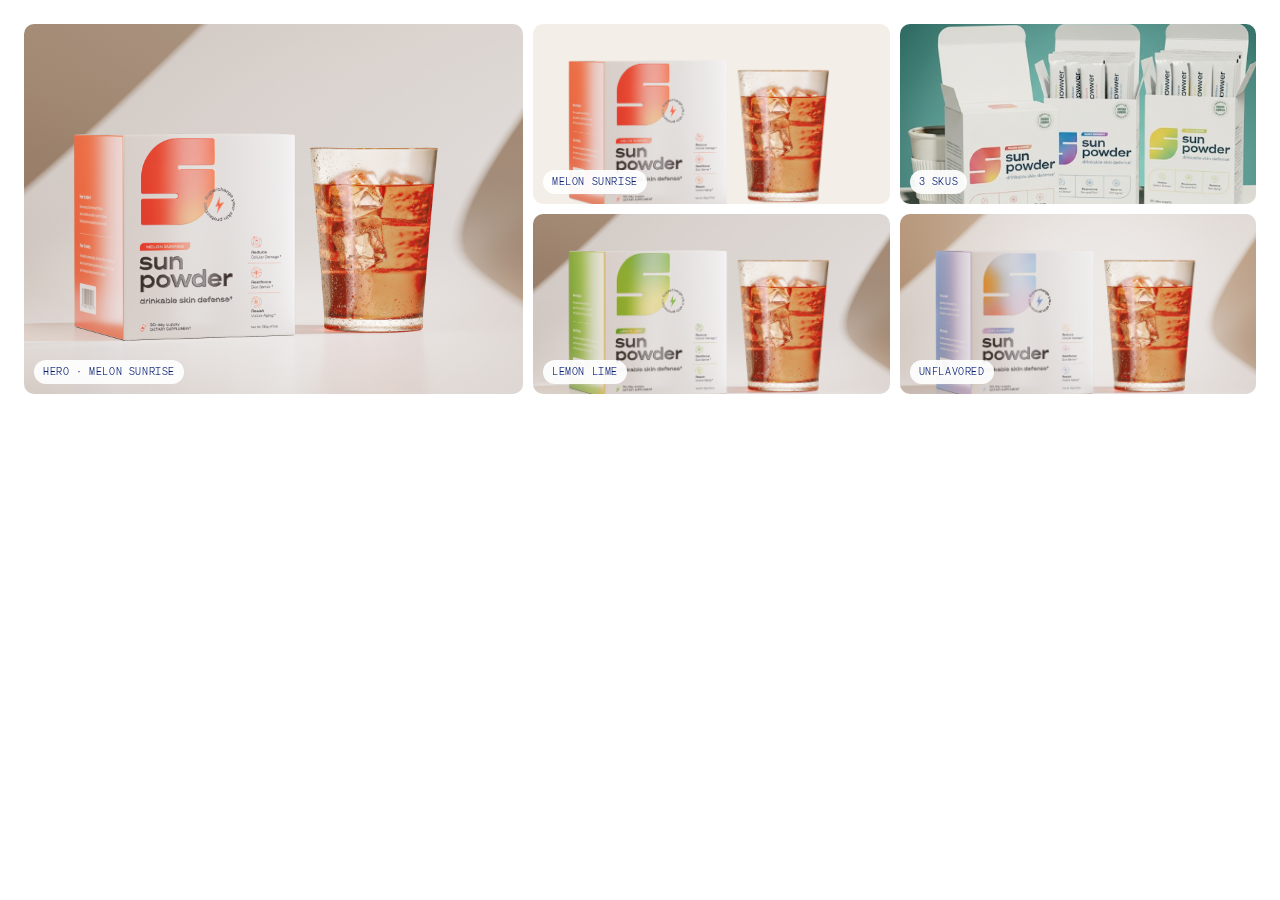
<file: design-system/preview/photography.html>
<!DOCTYPE html>
<html>
<head>
<meta charset="UTF-8">
<link rel="stylesheet" href="../colors_and_type.css">
<style>
body{margin:0;padding:24px;background:#fff;font-family:var(--sp-font-body)}
.grid{display:grid;grid-template-columns:1.4fr 1fr 1fr;gap:10px;grid-auto-rows:180px}
.photo{border-radius:10px;overflow:hidden;background:#F3EEE7;position:relative}
.photo img{width:100%;height:100%;object-fit:cover;display:block}
.photo--tall{grid-row:span 2}
.cap{position:absolute;left:10px;bottom:10px;background:rgba(255,255,255,.92);padding:4px 9px;border-radius:999px;font-family:var(--sp-font-mono);font-size:10px;color:var(--sp-navy);letter-spacing:.06em;text-transform:uppercase}
</style>
</head>
<body>
<div class="grid">
  <div class="photo photo--tall"><img src="../assets/product/melon-sunrise-box-drink.png" alt=""><div class="cap">Hero · Melon Sunrise</div></div>
  <div class="photo"><img src="../assets/product/melon-sunrise-box.png" alt=""><div class="cap">Melon Sunrise</div></div>
  <div class="photo"><img src="../assets/product/lineup-3sku.png" alt=""><div class="cap">3 SKUs</div></div>
  <div class="photo"><img src="../assets/product/lemon-lime-box-drink.png" alt=""><div class="cap">Lemon Lime</div></div>
  <div class="photo"><img src="../assets/product/unflavored-box-drink.png" alt=""><div class="cap">Unflavored</div></div>
</div>
</body>
</html>
</file>
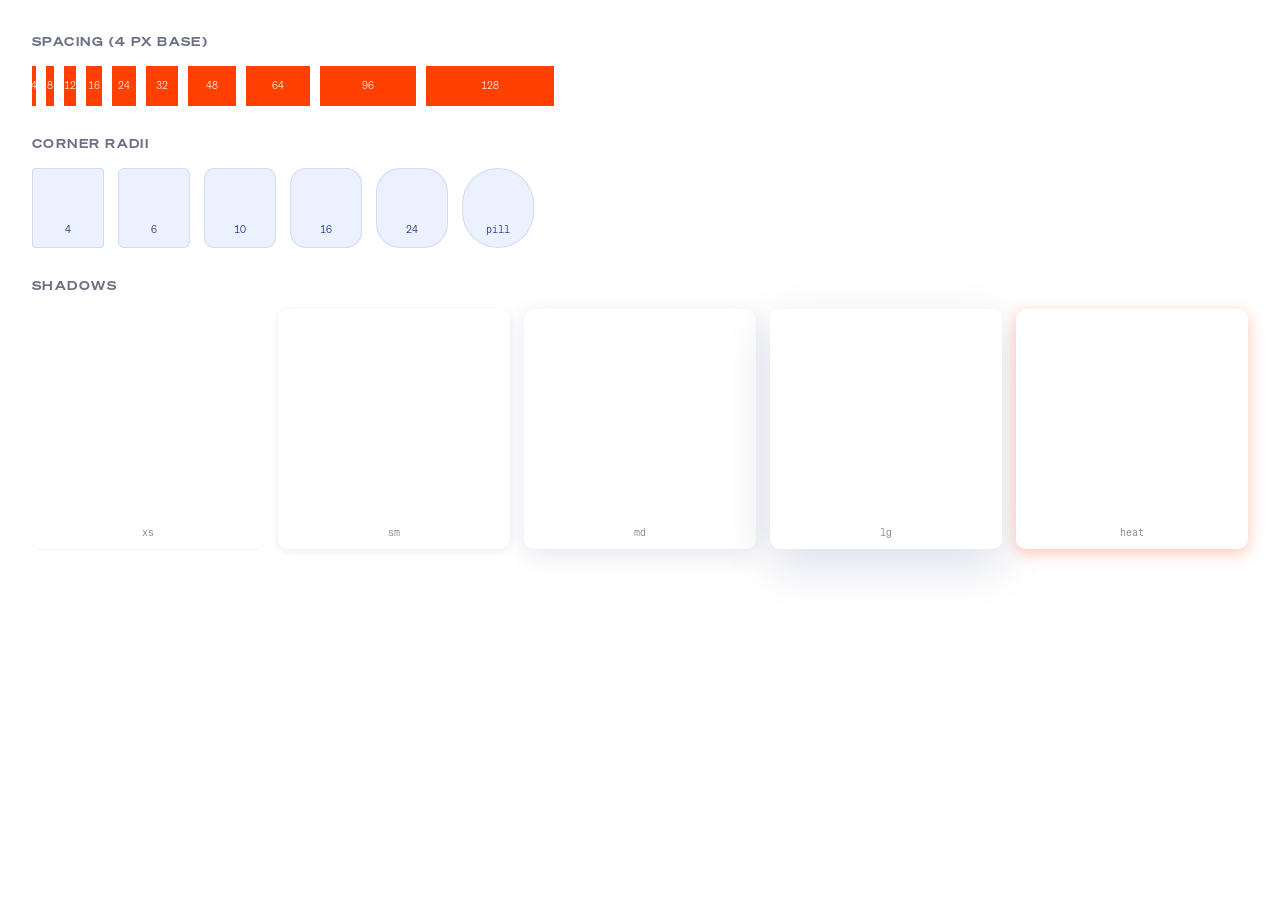
<file: design-system/preview/spacing-radii.html>
<!DOCTYPE html><html><head><meta charset="UTF-8"><link rel="stylesheet" href="../colors_and_type.css"><style>body{margin:0;padding:32px;background:#fff;color:var(--sp-text)}h4{font-family:var(--sp-font-display);font-size:12px;text-transform:uppercase;letter-spacing:.12em;color:var(--sp-muted);margin:0 0 14px}.grp{margin-bottom:28px}.spacing{display:flex;align-items:flex-end;gap:10px}.bar{background:var(--sp-orange);height:40px;display:flex;align-items:center;justify-content:center;color:#fff;font-family:var(--sp-font-mono);font-size:10px}.radii{display:flex;gap:14px}.box{width:70px;height:70px;background:var(--sp-light-blue);border:1px solid var(--sp-border);display:flex;align-items:flex-end;justify-content:center;padding-bottom:8px;font-family:var(--sp-font-mono);font-size:10px;color:var(--sp-navy)}.shadows{display:grid;grid-template-columns:repeat(5,1fr);gap:14px}.sh{aspect-ratio:1;background:#fff;border-radius:10px;display:flex;align-items:flex-end;justify-content:center;padding-bottom:8px;font-family:var(--sp-font-mono);font-size:10px;color:var(--sp-muted)}</style></head><body>
<div class="grp"><h4>Spacing (4 px base)</h4><div class="spacing"><div class="bar" style="width:4px">4</div><div class="bar" style="width:8px">8</div><div class="bar" style="width:12px">12</div><div class="bar" style="width:16px">16</div><div class="bar" style="width:24px">24</div><div class="bar" style="width:32px">32</div><div class="bar" style="width:48px">48</div><div class="bar" style="width:64px">64</div><div class="bar" style="width:96px">96</div><div class="bar" style="width:128px">128</div></div></div>
<div class="grp"><h4>Corner radii</h4><div class="radii"><div class="box" style="border-radius:4px">4</div><div class="box" style="border-radius:6px">6</div><div class="box" style="border-radius:10px">10</div><div class="box" style="border-radius:16px">16</div><div class="box" style="border-radius:24px">24</div><div class="box" style="border-radius:999px">pill</div></div></div>
<div class="grp"><h4>Shadows</h4><div class="shadows"><div class="sh" style="box-shadow:var(--sp-shadow-xs)">xs</div><div class="sh" style="box-shadow:var(--sp-shadow-sm)">sm</div><div class="sh" style="box-shadow:var(--sp-shadow-md)">md</div><div class="sh" style="box-shadow:var(--sp-shadow-lg)">lg</div><div class="sh" style="box-shadow:var(--sp-shadow-heat)">heat</div></div></div>
</body></html>
</file>
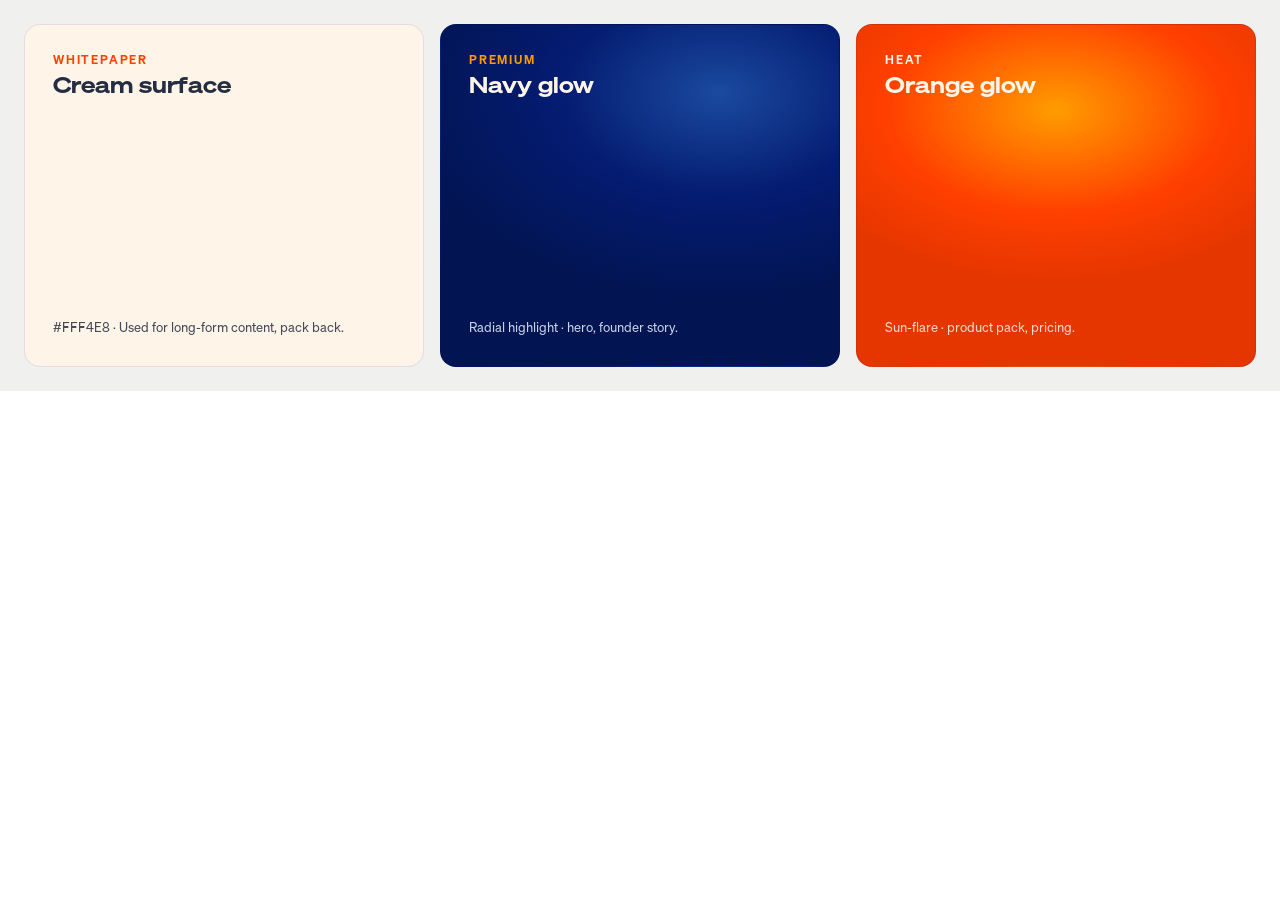
<file: design-system/preview/surfaces.html>
<!DOCTYPE html><html><head><meta charset="UTF-8"><link rel="stylesheet" href="../colors_and_type.css"><style>body{margin:0;padding:24px;background:#f0f0ee;display:grid;grid-template-columns:1fr 1fr 1fr;gap:16px}.s{aspect-ratio:1.2;border-radius:16px;padding:28px;display:flex;flex-direction:column;justify-content:space-between;border:1px solid var(--sp-border)}.s h3{margin:0;font-family:var(--sp-font-display);font-weight:700;font-size:22px}.s p{margin:0;font-size:13px;opacity:.85}</style></head><body>
<div class="s sp-surface-cream"><div><div class="sp-eyebrow" style="color:var(--sp-orange)">Whitepaper</div><h3>Cream surface</h3></div><p>#FFF4E8 · Used for long-form content, pack back.</p></div>
<div class="s sp-surface-navy"><div><div class="sp-eyebrow" style="color:var(--sp-amber)">Premium</div><h3 style="color:#FFF4E8">Navy glow</h3></div><p style="color:#EBF1FF">Radial highlight · hero, founder story.</p></div>
<div class="s sp-surface-orange"><div><div class="sp-eyebrow" style="color:#FFF4E8">Heat</div><h3 style="color:#FFF4E8">Orange glow</h3></div><p style="color:#FFF4E8">Sun-flare · product pack, pricing.</p></div>
</body></html>
</file>
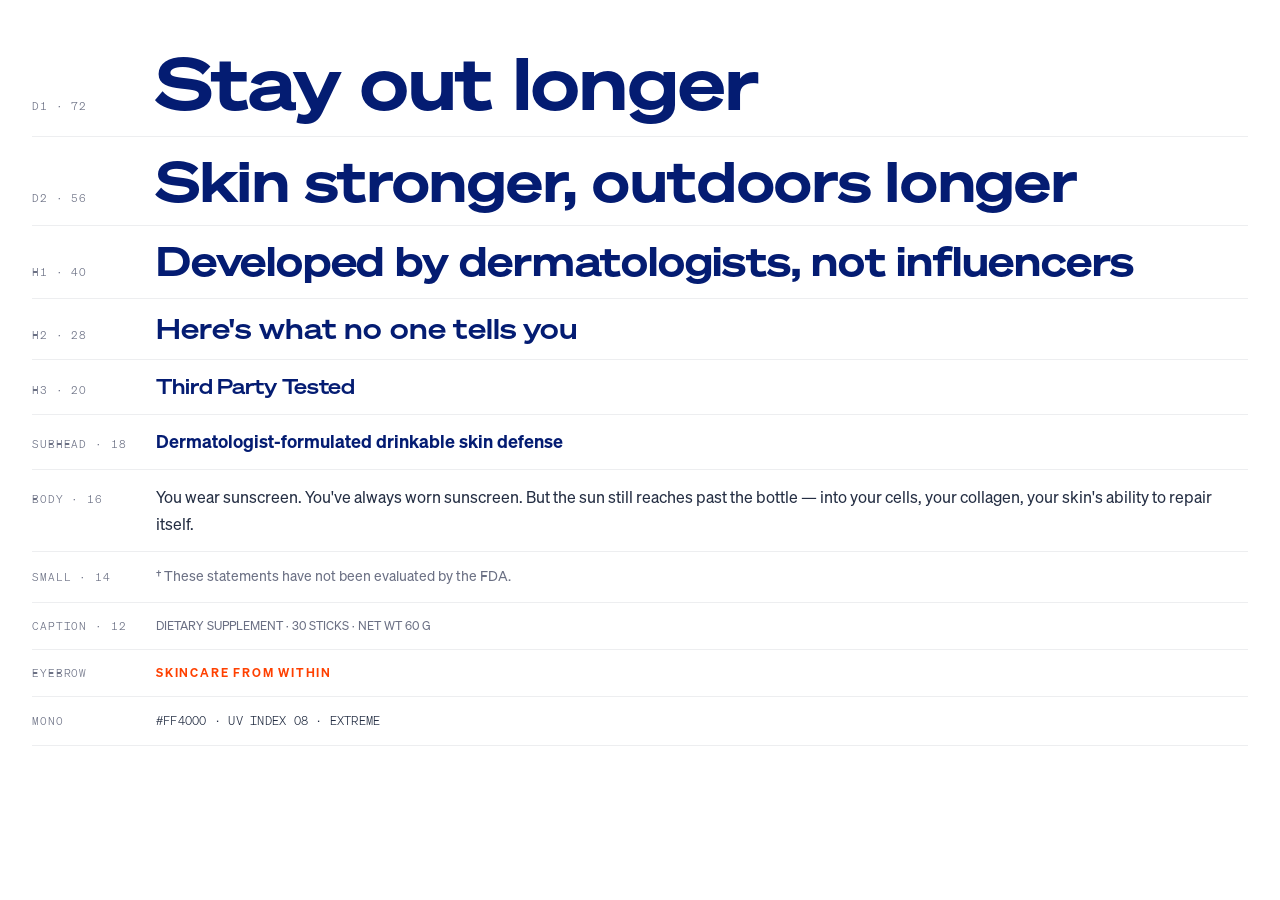
<file: design-system/preview/type-scale.html>
<!DOCTYPE html><html><head><meta charset="UTF-8"><link rel="stylesheet" href="../colors_and_type.css"><style>body{margin:0;padding:32px;background:#fff}.row{display:grid;grid-template-columns:100px 1fr;gap:24px;align-items:baseline;padding:14px 0;border-bottom:1px solid var(--sp-divider)}.role{font-family:var(--sp-font-mono);font-size:11px;color:var(--sp-muted);text-transform:uppercase;letter-spacing:.08em}</style></head><body>
<div class="row"><div class="role">D1 · 72</div><div class="sp-display-1">Stay out longer</div></div>
<div class="row"><div class="role">D2 · 56</div><div class="sp-display-2">Skin stronger, outdoors longer</div></div>
<div class="row"><div class="role">H1 · 40</div><div class="sp-h1">Developed by dermatologists, not influencers</div></div>
<div class="row"><div class="role">H2 · 28</div><div class="sp-h2">Here's what no one tells you</div></div>
<div class="row"><div class="role">H3 · 20</div><div class="sp-h3">Third Party Tested</div></div>
<div class="row"><div class="role">Subhead · 18</div><div class="sp-subhead">Dermatologist-formulated drinkable skin defense</div></div>
<div class="row"><div class="role">Body · 16</div><div class="sp-body">You wear sunscreen. You've always worn sunscreen. But the sun still reaches past the bottle — into your cells, your collagen, your skin's ability to repair itself.</div></div>
<div class="row"><div class="role">Small · 14</div><div class="sp-small">† These statements have not been evaluated by the FDA.</div></div>
<div class="row"><div class="role">Caption · 12</div><div class="sp-caption">DIETARY SUPPLEMENT · 30 STICKS · NET WT 60 G</div></div>
<div class="row"><div class="role">Eyebrow</div><div class="sp-eyebrow">Skincare from within</div></div>
<div class="row"><div class="role">Mono</div><div class="sp-mono">#FF4000 · UV INDEX 08 · EXTREME</div></div>
</body></html>
</file>
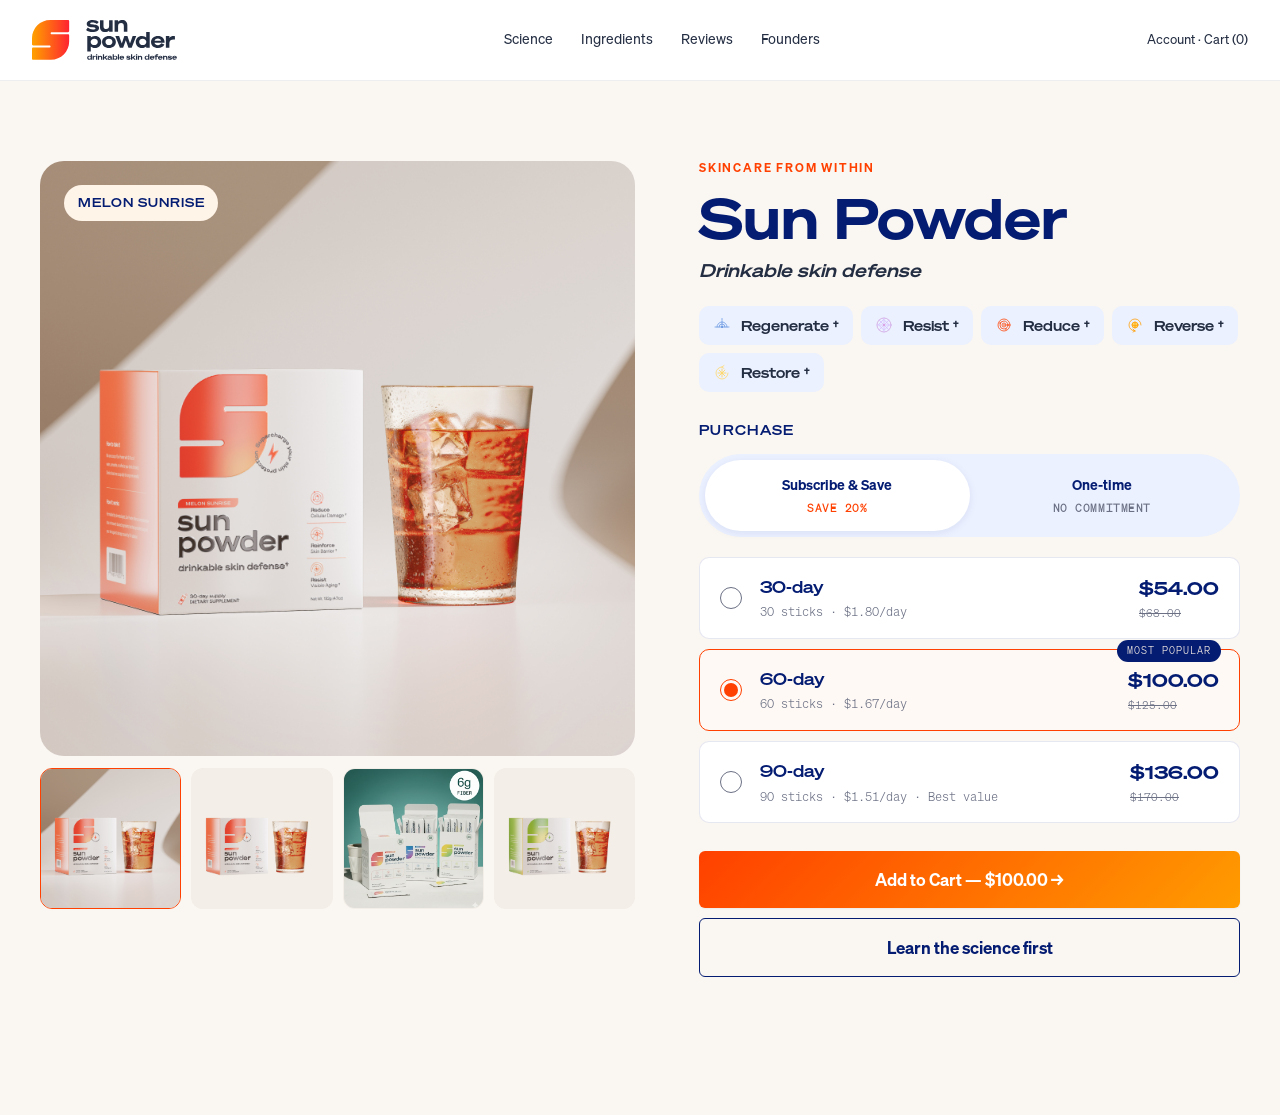
<file: design-system/ui_kits/ecommerce/pdp.html>
<!DOCTYPE html>
<html lang="en">
<head>
<meta charset="UTF-8"><title>Sun Powder · PDP</title>
<link rel="stylesheet" href="../../colors_and_type.css">
<style>
  body{margin:0;background:var(--sp-bg-warm)}
  .wrap{max-width:1200px;margin:0 auto;padding:32px}
  .nav{display:flex;align-items:center;justify-content:space-between;padding:20px 32px;border-bottom:1px solid var(--sp-divider);background:#fff}
  .nav__brand{font-family:var(--sp-font-display);font-weight:700;font-size:20px;color:var(--sp-navy)}
  .nav__brand small{display:block;font-family:var(--sp-font-body);font-weight:400;font-size:11px;letter-spacing:.1em;text-transform:uppercase;color:var(--sp-muted);margin-top:2px}
  .nav__links{display:flex;gap:28px}
  .nav__links a{color:var(--sp-dark-navy);text-decoration:none;font-size:14px;font-weight:500}
  .pdp{display:grid;grid-template-columns:1.1fr 1fr;gap:64px;padding:48px 0 96px}
  .gallery__main{aspect-ratio:1;border-radius:24px;position:relative;overflow:hidden;background:#F3EEE7}
  .gallery__main img{width:100%;height:100%;object-fit:cover;display:block}
  .gallery__badge{position:absolute;top:24px;left:24px;background:var(--sp-cream);color:var(--sp-navy);padding:8px 14px;border-radius:999px;font-family:var(--sp-font-display);font-weight:600;font-size:12px;letter-spacing:.08em;text-transform:uppercase;z-index:2}
  .gallery__thumbs{display:grid;grid-template-columns:repeat(4,1fr);gap:10px;margin-top:12px}
  .gallery__thumb{aspect-ratio:1;border-radius:12px;overflow:hidden;background:#F3EEE7;cursor:pointer;border:1.5px solid transparent}
  .gallery__thumb--on{border-color:var(--sp-orange)}
  .gallery__thumb img{width:100%;height:100%;object-fit:cover;display:block}
  .info__title{font-family:var(--sp-font-display);font-weight:700;font-size:56px;line-height:1.05;color:var(--sp-navy);margin:14px 0 8px}
  .info__tagline{font-family:var(--sp-font-display);font-size:18px;color:var(--sp-dark-navy);margin:0 0 20px;font-style:italic}
  .benefits{display:flex;flex-wrap:wrap;gap:8px;margin-bottom:28px}
  .section-label{font-family:var(--sp-font-display);font-weight:600;font-size:13px;letter-spacing:.1em;text-transform:uppercase;color:var(--sp-navy);margin:0 0 12px}
  .sub{display:grid;grid-template-columns:1fr 1fr;gap:0;background:var(--sp-light-blue);padding:6px;border-radius:999px;margin-bottom:20px}
  .sub__opt{padding:14px 20px;text-align:center;border-radius:999px;cursor:pointer;font-weight:600;font-size:14px;color:var(--sp-navy);display:flex;flex-direction:column;gap:2px}
  .sub__opt--on{background:#fff;box-shadow:var(--sp-shadow-sm)}
  .sub__save{font-size:11px;font-family:var(--sp-font-mono);color:var(--sp-orange);letter-spacing:.05em;text-transform:uppercase}
  .supply{display:flex;flex-direction:column;gap:10px;margin-bottom:28px}
  .supply__opt{display:grid;grid-template-columns:24px 1fr auto;align-items:center;gap:16px;padding:16px 20px;border:1.5px solid var(--sp-border);border-radius:10px;background:#fff;position:relative}
  .supply__opt--on{border-color:var(--sp-orange);background:#FFF9F5}
  .supply__radio{width:20px;height:20px;border-radius:50%;border:1.5px solid var(--sp-muted);position:relative}
  .supply__opt--on .supply__radio{border-color:var(--sp-orange)}
  .supply__opt--on .supply__radio::after{content:'';position:absolute;inset:3px;border-radius:50%;background:var(--sp-orange)}
  .supply__title{font-family:var(--sp-font-display);font-weight:600;font-size:16px;color:var(--sp-navy)}
  .supply__sub{font-size:12px;color:var(--sp-muted);font-family:var(--sp-font-mono);margin-top:2px}
  .supply__price .now{font-family:var(--sp-font-display);font-weight:700;font-size:18px;color:var(--sp-navy)}
  .supply__price .was{display:block;font-size:11px;color:var(--sp-muted);text-decoration:line-through;font-family:var(--sp-font-mono)}
  .supply__badge{position:absolute;top:-10px;right:18px;background:var(--sp-navy);color:var(--sp-cream);padding:3px 10px;border-radius:999px;font-size:10px;font-family:var(--sp-font-mono);letter-spacing:.1em;text-transform:uppercase}
  .cta .sp-btn{width:100%;justify-content:center;padding:20px;font-size:17px;margin-bottom:10px}
</style>
</head>
<body>
<nav class="nav">
  <a href="/" style="text-decoration:none"><img src="../../assets/logo/logo-full-navy.svg" alt="Sun Powder" style="height:40px;display:block"></a>
  <div class="nav__links"><a href="#">Science</a><a href="#">Ingredients</a><a href="#">Reviews</a><a href="#">Founders</a></div>
  <div style="font-size:13px;color:var(--sp-dark-navy)">Account · Cart (0)</div>
</nav>
<div class="wrap">
<div class="pdp">
  <div>
    <div class="gallery__main">
      <span class="gallery__badge">Melon Sunrise</span>
      <img src="../../assets/product/melon-sunrise-box-drink.png" alt="Sun Powder Melon Sunrise box with iced drink">
    </div>
    <div class="gallery__thumbs">
      <div class="gallery__thumb gallery__thumb--on"><img src="../../assets/product/melon-sunrise-box-drink.png" alt=""></div>
      <div class="gallery__thumb"><img src="../../assets/product/melon-sunrise-box.png" alt=""></div>
      <div class="gallery__thumb"><img src="../../assets/product/lineup-3sku.png" alt=""></div>
      <div class="gallery__thumb"><img src="../../assets/product/lemon-lime-box-stick.png" alt=""></div>
    </div>
  </div>
  <div>
    <div class="sp-eyebrow">Skincare from within</div>
    <h1 class="info__title">Sun Powder</h1>
    <p class="info__tagline">Drinkable skin defense</p>
    <div class="benefits">
      <span class="sp-chip"><img src="../../assets/icons/regenerate.svg" alt="" style="width:18px;height:18px">Regenerate †</span>
      <span class="sp-chip"><img src="../../assets/icons/resist.svg" alt="" style="width:18px;height:18px">Resist †</span>
      <span class="sp-chip"><img src="../../assets/icons/reduce.svg" alt="" style="width:18px;height:18px">Reduce †</span>
      <span class="sp-chip"><img src="../../assets/icons/reverse.svg" alt="" style="width:18px;height:18px">Reverse †</span>
      <span class="sp-chip"><img src="../../assets/icons/restore.svg" alt="" style="width:18px;height:18px">Restore †</span>
    </div>
    <h3 class="section-label">Purchase</h3>
    <div class="sub">
      <div class="sub__opt sub__opt--on"><span>Subscribe &amp; Save</span><span class="sub__save">Save 20%</span></div>
      <div class="sub__opt"><span>One-time</span><span class="sub__save" style="color:var(--sp-muted)">No commitment</span></div>
    </div>
    <div class="supply">
      <div class="supply__opt"><div class="supply__radio"></div><div><div class="supply__title">30-day</div><div class="supply__sub">30 sticks · $1.80/day</div></div><div class="supply__price"><span class="now">$54.00</span><span class="was">$68.00</span></div></div>
      <div class="supply__opt supply__opt--on"><span class="supply__badge">Most popular</span><div class="supply__radio"></div><div><div class="supply__title">60-day</div><div class="supply__sub">60 sticks · $1.67/day</div></div><div class="supply__price"><span class="now">$100.00</span><span class="was">$125.00</span></div></div>
      <div class="supply__opt"><div class="supply__radio"></div><div><div class="supply__title">90-day</div><div class="supply__sub">90 sticks · $1.51/day · Best value</div></div><div class="supply__price"><span class="now">$136.00</span><span class="was">$170.00</span></div></div>
    </div>
    <div class="cta">
      <button class="sp-btn sp-btn--primary">Add to Cart — $100.00 →</button>
      <button class="sp-btn sp-btn--outline">Learn the science first</button>
    </div>
  </div>
</div>
</div>
</body>
</html>
</file>
<file: design-system/colors_and_type.css>
/* ═══════════════════════════════════════════════
   SUN POWDER — Foundations
   Colors · Type · Spacing · Radii · Shadow
   ═══════════════════════════════════════════════ */

/* ── Font faces ─────────────────────────────── */
@font-face { font-family: 'Sohne'; src: url('./fonts/Sohne-Buch.otf') format('opentype'); font-weight: 400; font-style: normal; font-display: swap; }
@font-face { font-family: 'Sohne'; src: url('./fonts/Sohne-BuchKursiv.otf') format('opentype'); font-weight: 400; font-style: italic; font-display: swap; }
@font-face { font-family: 'Sohne'; src: url('./fonts/Sohne-Halbfett.otf') format('opentype'); font-weight: 600; font-style: normal; font-display: swap; }
@font-face { font-family: 'Sohne'; src: url('./fonts/Sohne-HalbfettKursiv.otf') format('opentype'); font-weight: 600; font-style: italic; font-display: swap; }
@font-face { font-family: 'Sohne Breit'; src: url('./fonts/SohneBreit-Halbfett.otf') format('opentype'); font-weight: 600; font-style: normal; font-display: swap; }
@font-face { font-family: 'Sohne Breit'; src: url('./fonts/SohneBreit-Dreiviertelfett.otf') format('opentype'); font-weight: 700; font-style: normal; font-display: swap; }
@font-face { font-family: 'Sohne Mono'; src: url('./fonts/SohneMono-Leicht.otf') format('opentype'); font-weight: 300; font-style: normal; font-display: swap; }

:root {
  --sp-orange:      #FF4000;
  --sp-amber:       #FF9C00;
  --sp-cream:       #FFF4E8;
  --sp-navy:        #041C72;
  --sp-dark-navy:   #242E43;
  --sp-light-blue:  #EBF1FF;

  --sp-slate:       #3A5489;
  --sp-cobalt:      #0142AF;
  --sp-sky:         #6594E1;
  --sp-periwinkle:  #A7C5F7;
  --sp-lime:        #92C64D;
  --sp-olive:       #D2C643;
  --sp-gold:        #FFD769;
  --sp-burgundy:    #791B3B;
  --sp-coral:       #D2766A;
  --sp-salmon:      #FF5E5E;
  --sp-orchid:      #CF9DDA;
  --sp-lavender:    #DFC5F2;
  --sp-blush:       #FFDFEA;
  --sp-ivory:       #FFF6DE;

  --sp-white:       #FFFFFF;
  --sp-bg-light:    #F9F9F7;
  --sp-bg-warm:     #FAF6F1;
  --sp-muted:       #6B7084;
  --sp-border:      rgba(4, 28, 114, 0.10);
  --sp-divider:     rgba(36, 46, 67, 0.08);

  --sp-primary:     var(--sp-orange);
  --sp-secondary:   var(--sp-navy);
  --sp-text:        var(--sp-dark-navy);
  --sp-text-strong: var(--sp-navy);
  --sp-text-light:  var(--sp-cream);
  --sp-text-muted:  var(--sp-muted);
  --sp-bg:          var(--sp-white);

  --sp-grad-heat:   linear-gradient(135deg, #FF4000 0%, #FF9C00 100%);
  --sp-grad-heat-vert: linear-gradient(180deg, #FF2331 0%, #FF9C00 95%);
  --sp-grad-navy-glow: radial-gradient(ellipse 80% 60% at 70% 20%, #1a4a9e 0%, #041C72 50%, #021452 100%);
  --sp-grad-orange-glow: radial-gradient(ellipse 70% 50% at 50% 25%, #FF9C00 0%, #FF4000 60%, #E63600 100%);

  --sp-font-display: 'Sohne Breit', 'Sohne', -apple-system, 'Helvetica Neue', Arial, sans-serif;
  --sp-font-body:    'Sohne', -apple-system, 'Helvetica Neue', Arial, sans-serif;
  --sp-font-mono:    'Sohne Mono', ui-monospace, 'SF Mono', Menlo, monospace;

  --sp-size-d1: 72px;   --sp-lh-d1: 1.05;
  --sp-size-d2: 56px;   --sp-lh-d2: 1.08;
  --sp-size-h1: 40px;   --sp-lh-h1: 1.10;
  --sp-size-h2: 28px;   --sp-lh-h2: 1.15;
  --sp-size-h3: 20px;   --sp-lh-h3: 1.30;
  --sp-size-subhead: 18px; --sp-lh-subhead: 1.45;
  --sp-size-body: 16px;  --sp-lh-body: 1.65;
  --sp-size-small: 14px; --sp-lh-small: 1.55;
  --sp-size-caption: 12px; --sp-lh-caption: 1.45;
  --sp-size-eyebrow: 12px; --sp-lh-eyebrow: 1.20;
  --sp-track-eyebrow: 0.15em;

  --sp-s-1: 4px; --sp-s-2: 8px; --sp-s-3: 12px; --sp-s-4: 16px;
  --sp-s-5: 24px; --sp-s-6: 32px; --sp-s-7: 48px; --sp-s-8: 64px;
  --sp-s-9: 96px; --sp-s-10: 128px;

  --sp-r-xs: 4px; --sp-r-sm: 6px; --sp-r-md: 10px;
  --sp-r-lg: 16px; --sp-r-xl: 24px; --sp-r-pill: 999px;

  --sp-shadow-xs: 0 1px 2px rgba(4,28,114,0.06);
  --sp-shadow-sm: 0 2px 8px rgba(4,28,114,0.08);
  --sp-shadow-md: 0 6px 24px rgba(4,28,114,0.10);
  --sp-shadow-lg: 0 16px 48px rgba(4,28,114,0.14);
  --sp-shadow-heat: 0 4px 16px rgba(255,64,0,0.30);

  --sp-ease-out: cubic-bezier(0.2, 0.7, 0.2, 1);
  --sp-dur-fast: 150ms;
  --sp-dur-base: 220ms;
}

html { color: var(--sp-text); background: var(--sp-bg); }
body { font-family: var(--sp-font-body); font-size: var(--sp-size-body); line-height: var(--sp-lh-body); -webkit-font-smoothing: antialiased; -moz-osx-font-smoothing: grayscale; }

.sp-display-1, .sp-display-2, .sp-h1, .sp-h2, .sp-h3 {
  font-family: var(--sp-font-display); font-weight: 700;
  color: var(--sp-text-strong); letter-spacing: -0.005em; text-wrap: balance;
}
.sp-display-1 { font-size: var(--sp-size-d1); line-height: var(--sp-lh-d1); }
.sp-display-2 { font-size: var(--sp-size-d2); line-height: var(--sp-lh-d2); }
.sp-h1 { font-size: var(--sp-size-h1); line-height: var(--sp-lh-h1); }
.sp-h2 { font-size: var(--sp-size-h2); line-height: var(--sp-lh-h2); font-weight: 600; }
.sp-h3 { font-size: var(--sp-size-h3); line-height: var(--sp-lh-h3); font-weight: 600; }

.sp-subhead { font-family: var(--sp-font-body); font-weight: 600; font-size: var(--sp-size-subhead); line-height: var(--sp-lh-subhead); color: var(--sp-text-strong); }
.sp-body { font-size: var(--sp-size-body); line-height: var(--sp-lh-body); color: var(--sp-text); }
.sp-small { font-size: var(--sp-size-small); line-height: var(--sp-lh-small); color: var(--sp-text-muted); }
.sp-caption { font-size: var(--sp-size-caption); line-height: var(--sp-lh-caption); color: var(--sp-text-muted); }
.sp-eyebrow { font-family: var(--sp-font-body); font-weight: 600; font-size: var(--sp-size-eyebrow); line-height: var(--sp-lh-eyebrow); letter-spacing: var(--sp-track-eyebrow); text-transform: uppercase; color: var(--sp-orange); }
.sp-mono { font-family: var(--sp-font-mono); font-weight: 300; font-size: var(--sp-size-caption); letter-spacing: 0.02em; color: var(--sp-text); }

.sp-btn { display: inline-flex; align-items: center; gap: 10px; font-family: var(--sp-font-body); font-weight: 600; font-size: 16px; line-height: 1; padding: 16px 28px; border-radius: var(--sp-r-sm); border: none; cursor: pointer; text-decoration: none; transition: transform var(--sp-dur-fast) var(--sp-ease-out), box-shadow var(--sp-dur-fast) var(--sp-ease-out); }
.sp-btn--primary { background: var(--sp-grad-heat); color: #fff; box-shadow: var(--sp-shadow-xs); }
.sp-btn--primary:hover { transform: translateY(-1px); box-shadow: var(--sp-shadow-heat); }
.sp-btn--pill { border-radius: var(--sp-r-pill); padding: 18px 34px; font-family: var(--sp-font-display); }
.sp-btn--solid-navy { background: var(--sp-navy); color: var(--sp-cream); }
.sp-btn--outline { background: transparent; color: var(--sp-navy); border: 1.5px solid var(--sp-navy); }
.sp-btn--ghost { background: transparent; color: var(--sp-navy); padding: 12px 16px; }

.sp-chip { display: inline-flex; align-items: center; gap: 10px; padding: 8px 14px; border-radius: var(--sp-r-md); font-family: var(--sp-font-display); font-weight: 500; font-size: 14px; color: var(--sp-dark-navy); background: var(--sp-light-blue); }
.sp-chip--navy { background: var(--sp-navy); color: var(--sp-cream); }
.sp-chip--cream { background: var(--sp-cream); color: var(--sp-dark-navy); }

.sp-card { background: var(--sp-white); border: 0.675px solid var(--sp-dark-navy); border-radius: var(--sp-r-md); padding: var(--sp-s-5); }
.sp-card--soft { border: 1px solid var(--sp-border); box-shadow: var(--sp-shadow-sm); }

.sp-surface-cream { background: var(--sp-cream); color: var(--sp-dark-navy); }
.sp-surface-navy  { background: var(--sp-grad-navy-glow); color: var(--sp-cream); }
.sp-surface-orange { background: var(--sp-grad-orange-glow); color: var(--sp-cream); }

:focus-visible { outline: 2px solid var(--sp-orange); outline-offset: 3px; }
</file>
